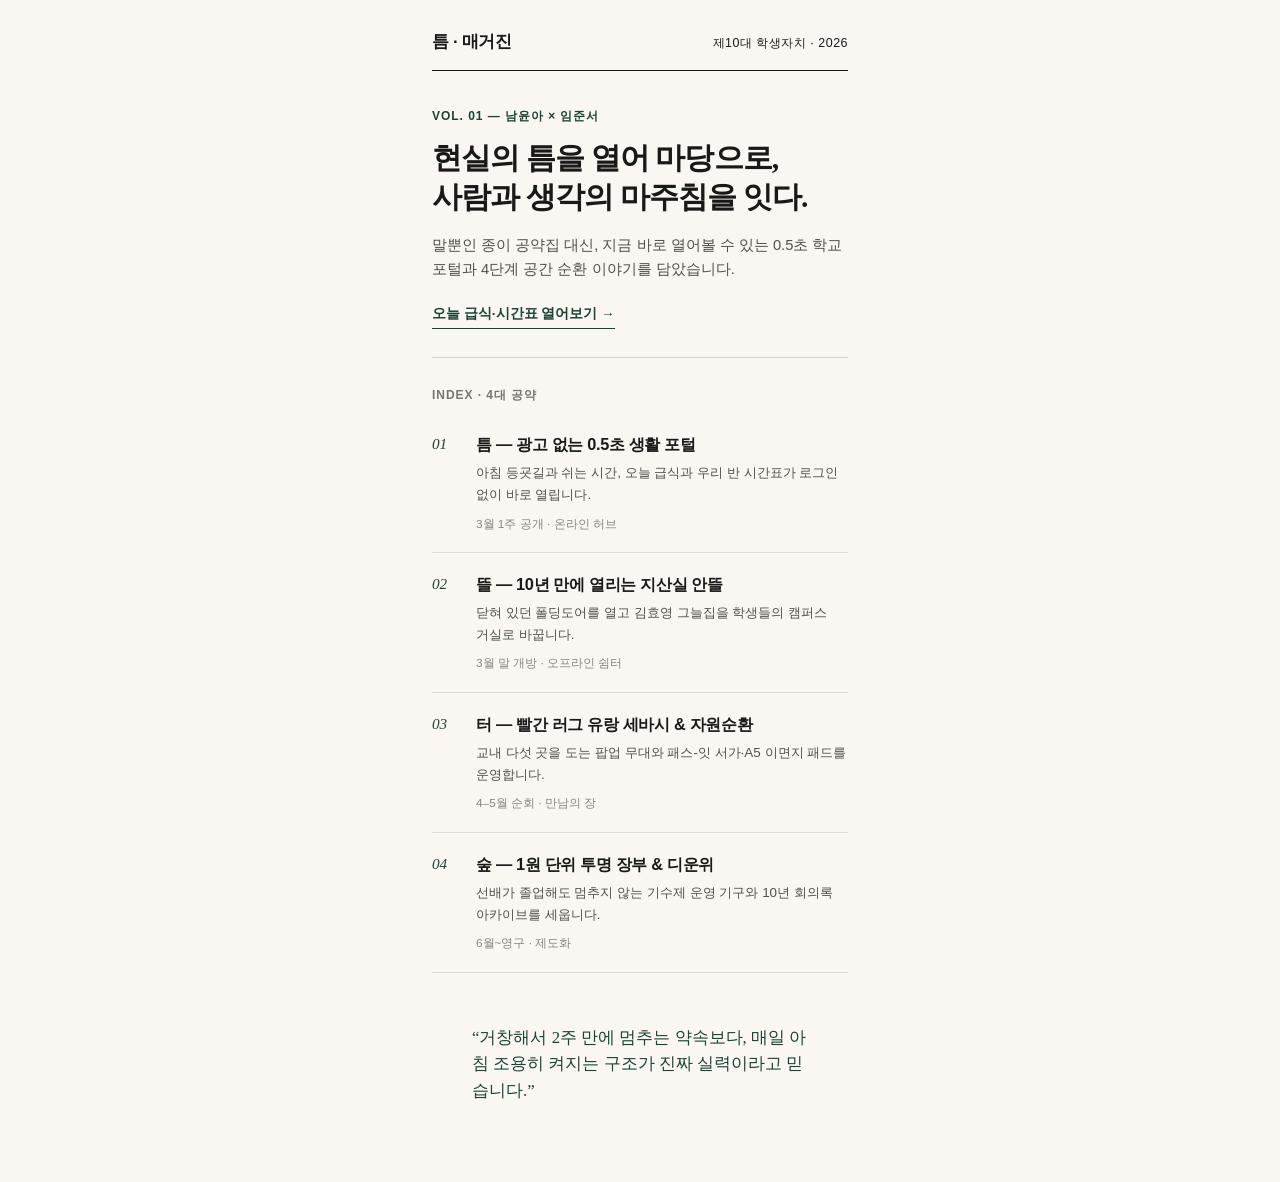
<file: design-previews/1-indie-magazine.html>
<!DOCTYPE html>
<html lang="ko">
<head>
  <meta charset="UTF-8">
  <meta name="viewport" content="width=device-width, initial-scale=1.0">
  <title>시안 1 — 인디 매거진 스타일</title>
  <style>
    * { box-sizing: border-box; }
    body {
      margin: 0;
      background: #FAF7F2;
      color: #1A1918;
      font-family: "Apple SD Gothic Neo", "Malgun Gothic", sans-serif;
      line-height: 1.65;
    }
    .wrap { max-width: 460px; margin: 0 auto; padding: 28px 22px 60px; }
    .masthead {
      display: flex; justify-content: space-between; align-items: baseline;
      padding-bottom: 14px; border-bottom: 1px solid #1A1918; font-size: 0.78rem; letter-spacing: 0.04em;
    }
    .masthead strong { font-size: 1.05rem; letter-spacing: -0.02em; }
    .hero { padding: 36px 0 28px; border-bottom: 1px solid rgba(26, 25, 24, 0.16); }
    .issue { font-size: 0.75rem; color: #1B4332; font-weight: 700; letter-spacing: 0.08em; text-transform: uppercase; margin-bottom: 12px; }
    h1 {
      margin: 0; font-family: "Nanum Myeongjo", "Batang", Georgia, serif;
      font-size: 1.85rem; line-height: 1.32; font-weight: 700; letter-spacing: -0.03em; word-break: keep-all;
    }
    .lead { margin: 16px 0 0; font-size: 0.92rem; color: #52504C; word-break: keep-all; }
    .cta-row { margin-top: 22px; display: flex; gap: 16px; align-items: center; font-size: 0.85rem; font-weight: 700; }
    .cta-link { color: #1B4332; border-bottom: 1.5px solid #1B4332; padding-bottom: 2px; text-decoration: none; }
    .toc-head { font-size: 0.75rem; letter-spacing: 0.08em; color: #78756E; margin: 28px 0 8px; font-weight: 700; }
    .item {
      padding: 18px 0; border-bottom: 1px solid rgba(26, 25, 24, 0.12);
      display: grid; grid-template-columns: 34px 1fr; gap: 10px; align-items: start;
    }
    .num { font-family: Georgia, serif; font-style: italic; font-size: 0.95rem; color: #1B4332; }
    .item h2 { margin: 0; font-size: 1.02rem; font-weight: 700; letter-spacing: -0.02em; }
    .item p { margin: 4px 0 0; font-size: 0.84rem; color: #52504C; word-break: keep-all; }
    .meta { margin-top: 8px; font-size: 0.74rem; color: #8A867E; }
    .quote-block {
      margin-top: 32px; padding: 20px 0 0;
      font-family: "Nanum Myeongjo", "Batang", serif; font-size: 1.05rem; line-height: 1.6; color: #1B4332;
    }
  </style>
</head>
<body>
  <div class="wrap">
    <header class="masthead">
      <strong>틈 · 매거진</strong>
      <span>제10대 학생자치 · 2026</span>
    </header>

    <section class="hero">
      <div class="issue">Vol. 01 — 남윤아 × 임준서</div>
      <h1>현실의 틈을 열어 마당으로,<br>사람과 생각의 마주침을 잇다.</h1>
      <p class="lead">말뿐인 종이 공약집 대신, 지금 바로 열어볼 수 있는 0.5초 학교 포털과 4단계 공간 순환 이야기를 담았습니다.</p>
      <div class="cta-row">
        <a class="cta-link" href="#">오늘 급식·시간표 열어보기 →</a>
      </div>
    </section>

    <div class="toc-head">INDEX · 4대 공약</div>
    <article class="item">
      <span class="num">01</span>
      <div>
        <h2>틈 — 광고 없는 0.5초 생활 포털</h2>
        <p>아침 등굣길과 쉬는 시간, 오늘 급식과 우리 반 시간표가 로그인 없이 바로 열립니다.</p>
        <div class="meta">3월 1주 공개 · 온라인 허브</div>
      </div>
    </article>
    <article class="item">
      <span class="num">02</span>
      <div>
        <h2>뜰 — 10년 만에 열리는 지산실 안뜰</h2>
        <p>닫혀 있던 폴딩도어를 열고 김효영 그늘집을 학생들의 캠퍼스 거실로 바꿉니다.</p>
        <div class="meta">3월 말 개방 · 오프라인 쉼터</div>
      </div>
    </article>
    <article class="item">
      <span class="num">03</span>
      <div>
        <h2>터 — 빨간 러그 유랑 세바시 &amp; 자원순환</h2>
        <p>교내 다섯 곳을 도는 팝업 무대와 패스-잇 서가·A5 이면지 패드를 운영합니다.</p>
        <div class="meta">4–5월 순회 · 만남의 장</div>
      </div>
    </article>
    <article class="item">
      <span class="num">04</span>
      <div>
        <h2>숲 — 1원 단위 투명 장부 &amp; 디운위</h2>
        <p>선배가 졸업해도 멈추지 않는 기수제 운영 기구와 10년 회의록 아카이브를 세웁니다.</p>
        <div class="meta">6월~영구 · 제도화</div>
      </div>
    </article>

    <blockquote class="quote-block">
      “거창해서 2주 만에 멈추는 약속보다, 매일 아침 조용히 켜지는 구조가 진짜 실력이라고 믿습니다.”
    </blockquote>
  </div>
</body>
</html>
</file>
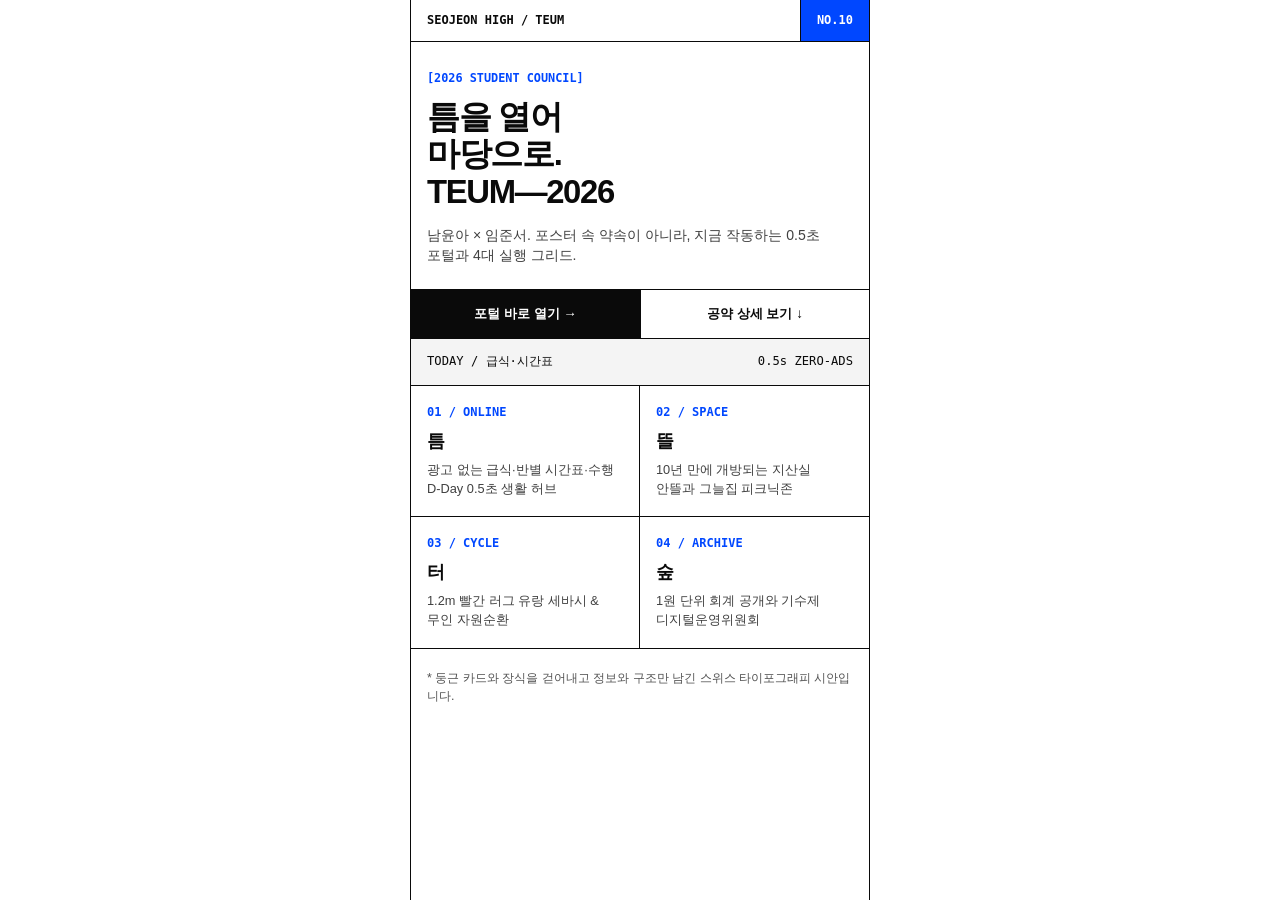
<file: design-previews/2-swiss-grid.html>
<!DOCTYPE html>
<html lang="ko">
<head>
  <meta charset="UTF-8">
  <meta name="viewport" content="width=device-width, initial-scale=1.0">
  <title>시안 2 — 스위스 그리드 포스터 스타일</title>
  <style>
    * { box-sizing: border-box; }
    body {
      margin: 0; background: #FFFFFF; color: #0A0A0A;
      font-family: "Apple SD Gothic Neo", "Malgun Gothic", sans-serif; line-height: 1.45;
    }
    .wrap { max-width: 460px; margin: 0 auto; border-left: 1.5px solid #0A0A0A; border-right: 1.5px solid #0A0A0A; min-height: 100vh; }
    .topbar {
      display: grid; grid-template-columns: 1fr auto; border-bottom: 1.5px solid #0A0A0A;
      font-family: ui-monospace, Consolas, monospace; font-size: 0.75rem; font-weight: 700;
    }
    .topbar span { padding: 12px 16px; }
    .topbar .code { border-left: 1.5px solid #0A0A0A; background: #0047FF; color: #FFFFFF; }
    .hero { padding: 28px 16px 24px; border-bottom: 1.5px solid #0A0A0A; }
    .tag { font-family: ui-monospace, Consolas, monospace; font-size: 0.74rem; font-weight: 700; color: #0047FF; margin-bottom: 10px; }
    h1 { margin: 0; font-size: 2.05rem; font-weight: 900; letter-spacing: -0.04em; line-height: 1.15; word-break: keep-all; }
    .sub { margin: 14px 0 0; font-size: 0.88rem; color: #404040; word-break: keep-all; }
    .action-bar {
      display: grid; grid-template-columns: 1fr 1fr; border-bottom: 1.5px solid #0A0A0A;
      font-size: 0.84rem; font-weight: 800; text-align: center;
    }
    .action-bar a { padding: 14px 10px; text-decoration: none; color: #0A0A0A; }
    .action-bar a:first-child { background: #0A0A0A; color: #FFFFFF; }
    .action-bar a:last-child { border-left: 1.5px solid #0A0A0A; }
    .grid-2 { display: grid; grid-template-columns: 1fr 1fr; }
    .cell { padding: 18px 16px; border-bottom: 1.5px solid #0A0A0A; }
    .cell:nth-child(odd) { border-right: 1.5px solid #0A0A0A; }
    .cell-no { font-family: ui-monospace, Consolas, monospace; font-size: 0.75rem; font-weight: 700; color: #0047FF; }
    .cell h2 { margin: 8px 0 6px; font-size: 1.12rem; font-weight: 900; letter-spacing: -0.03em; }
    .cell p { margin: 0; font-size: 0.8rem; color: #404040; word-break: keep-all; }
    .ticker-strip {
      padding: 14px 16px; background: #F4F4F4; border-bottom: 1.5px solid #0A0A0A;
      font-family: ui-monospace, Consolas, monospace; font-size: 0.76rem; display: flex; justify-content: space-between;
    }
    .foot-note { padding: 20px 16px; font-size: 0.78rem; color: #525252; }
  </style>
</head>
<body>
  <div class="wrap">
    <div class="topbar">
      <span>SEOJEON HIGH / TEUM</span>
      <span class="code">NO.10</span>
    </div>

    <section class="hero">
      <div class="tag">[2026 STUDENT COUNCIL]</div>
      <h1>틈을 열어<br>마당으로.<br>TEUM—2026</h1>
      <p class="sub">남윤아 × 임준서. 포스터 속 약속이 아니라, 지금 작동하는 0.5초 포털과 4대 실행 그리드.</p>
    </section>

    <div class="action-bar">
      <a href="#">포털 바로 열기 →</a>
      <a href="#">공약 상세 보기 ↓</a>
    </div>

    <div class="ticker-strip">
      <span>TODAY / 급식·시간표</span>
      <span>0.5s ZERO-ADS</span>
    </div>

    <section class="grid-2">
      <div class="cell">
        <div class="cell-no">01 / ONLINE</div>
        <h2>틈</h2>
        <p>광고 없는 급식·반별 시간표·수행 D-Day 0.5초 생활 허브</p>
      </div>
      <div class="cell">
        <div class="cell-no">02 / SPACE</div>
        <h2>뜰</h2>
        <p>10년 만에 개방되는 지산실 안뜰과 그늘집 피크닉존</p>
      </div>
      <div class="cell">
        <div class="cell-no">03 / CYCLE</div>
        <h2>터</h2>
        <p>1.2m 빨간 러그 유랑 세바시 &amp; 무인 자원순환</p>
      </div>
      <div class="cell">
        <div class="cell-no">04 / ARCHIVE</div>
        <h2>숲</h2>
        <p>1원 단위 회계 공개와 기수제 디지털운영위원회</p>
      </div>
    </section>

    <footer class="foot-note">
      * 둥근 카드와 장식을 걷어내고 정보와 구조만 남긴 스위스 타이포그래피 시안입니다.
    </footer>
  </div>
</body>
</html>
</file>
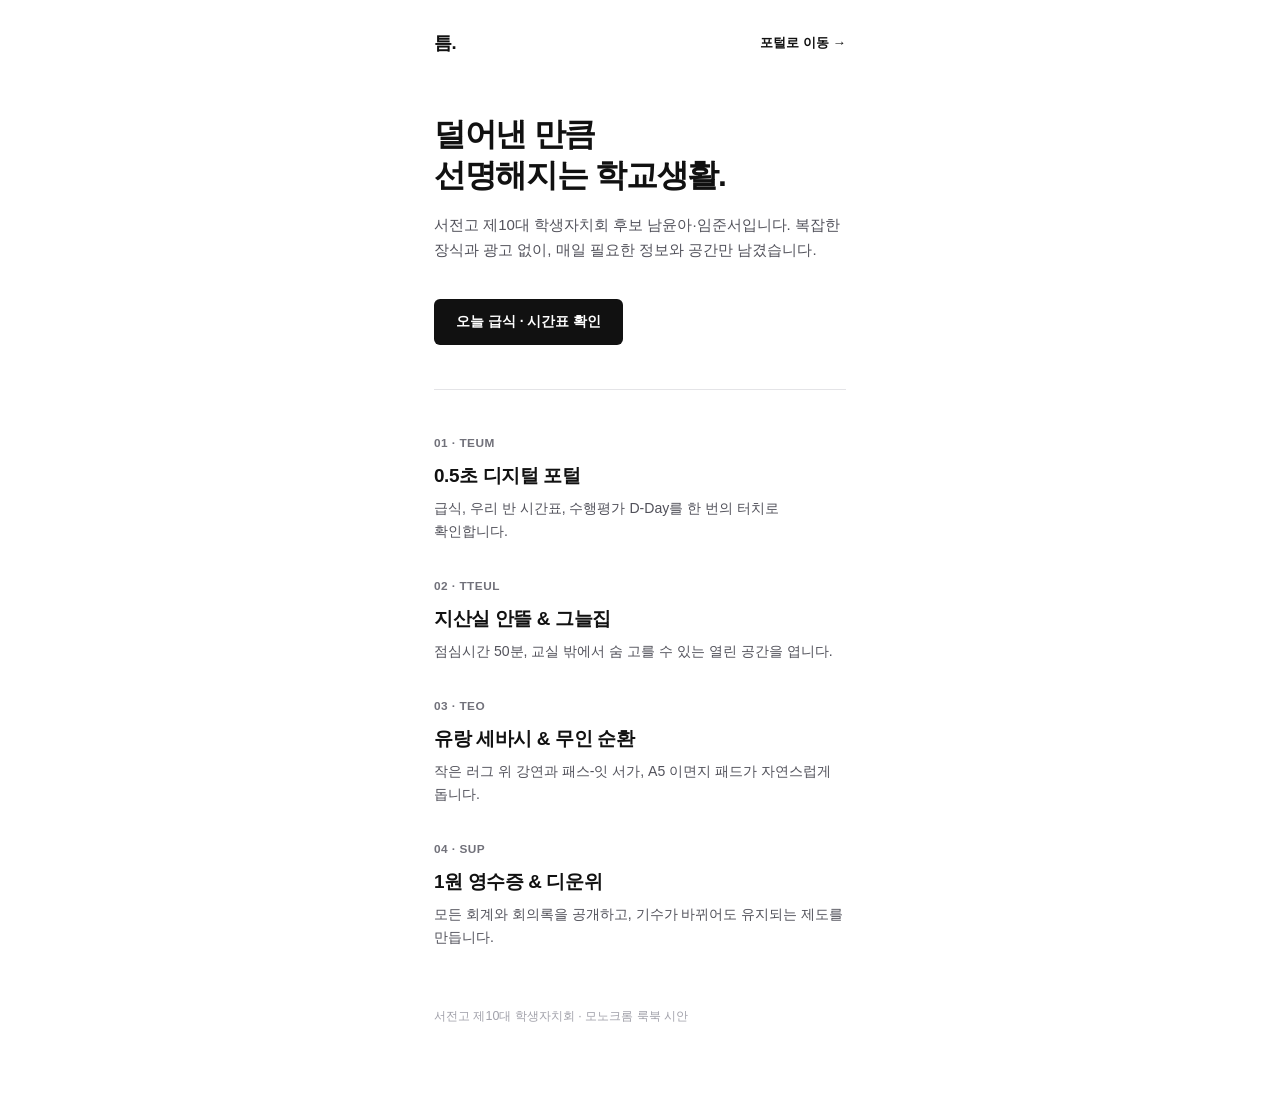
<file: design-previews/3-monochrome-lookbook.html>
<!DOCTYPE html>
<html lang="ko">
<head>
  <meta charset="UTF-8">
  <meta name="viewport" content="width=device-width, initial-scale=1.0">
  <title>시안 3 — 모노크롬 룩북 스타일</title>
  <style>
    * { box-sizing: border-box; }
    body {
      margin: 0; background: #FFFFFF; color: #111111;
      font-family: "Apple SD Gothic Neo", "Malgun Gothic", -apple-system, sans-serif; line-height: 1.65;
    }
    .wrap { max-width: 460px; margin: 0 auto; padding: 28px 24px 72px; }
    nav { display: flex; justify-content: space-between; align-items: center; font-size: 0.84rem; color: #71717A; margin-bottom: 56px; }
    nav strong { color: #111111; font-size: 1.15rem; font-weight: 800; letter-spacing: -0.03em; }
    nav a { color: #111111; text-decoration: none; font-weight: 600; }
    h1 { margin: 0; font-size: 2rem; font-weight: 800; letter-spacing: -0.04em; line-height: 1.26; word-break: keep-all; }
    .intro { margin: 18px 0 36px; font-size: 0.94rem; color: #52525B; word-break: keep-all; }
    .btn-mono {
      display: inline-block; padding: 12px 22px; background: #111111; color: #FFFFFF;
      text-decoration: none; font-size: 0.86rem; font-weight: 600; border-radius: 6px;
    }
    hr { border: 0; border-top: 1px solid #E4E4E7; margin: 44px 0; }
    .block { margin-bottom: 34px; }
    .block-label { font-size: 0.74rem; color: #71717A; font-weight: 600; letter-spacing: 0.04em; margin-bottom: 6px; }
    .block h2 { margin: 0; font-size: 1.18rem; font-weight: 700; letter-spacing: -0.02em; }
    .block p { margin: 6px 0 0; font-size: 0.88rem; color: #52525B; word-break: keep-all; }
    .footer { margin-top: 56px; font-size: 0.78rem; color: #A1A1AA; }
  </style>
</head>
<body>
  <div class="wrap">
    <nav>
      <strong>틈.</strong>
      <a href="#">포털로 이동 →</a>
    </nav>

    <section>
      <h1>덜어낸 만큼<br>선명해지는 학교생활.</h1>
      <p class="intro">
        서전고 제10대 학생자치회 후보 남윤아·임준서입니다.
        복잡한 장식과 광고 없이, 매일 필요한 정보와 공간만 남겼습니다.
      </p>
      <a class="btn-mono" href="#">오늘 급식 · 시간표 확인</a>
    </section>

    <hr>

    <section>
      <div class="block">
        <div class="block-label">01 · TEUM</div>
        <h2>0.5초 디지털 포털</h2>
        <p>급식, 우리 반 시간표, 수행평가 D-Day를 한 번의 터치로 확인합니다.</p>
      </div>
      <div class="block">
        <div class="block-label">02 · TTEUL</div>
        <h2>지산실 안뜰 &amp; 그늘집</h2>
        <p>점심시간 50분, 교실 밖에서 숨 고를 수 있는 열린 공간을 엽니다.</p>
      </div>
      <div class="block">
        <div class="block-label">03 · TEO</div>
        <h2>유랑 세바시 &amp; 무인 순환</h2>
        <p>작은 러그 위 강연과 패스-잇 서가, A5 이면지 패드가 자연스럽게 돕니다.</p>
      </div>
      <div class="block">
        <div class="block-label">04 · SUP</div>
        <h2>1원 영수증 &amp; 디운위</h2>
        <p>모든 회계와 회의록을 공개하고, 기수가 바뀌어도 유지되는 제도를 만듭니다.</p>
      </div>
    </section>

    <div class="footer">서전고 제10대 학생자치회 · 모노크롬 룩북 시안</div>
  </div>
</body>
</html>
</file>
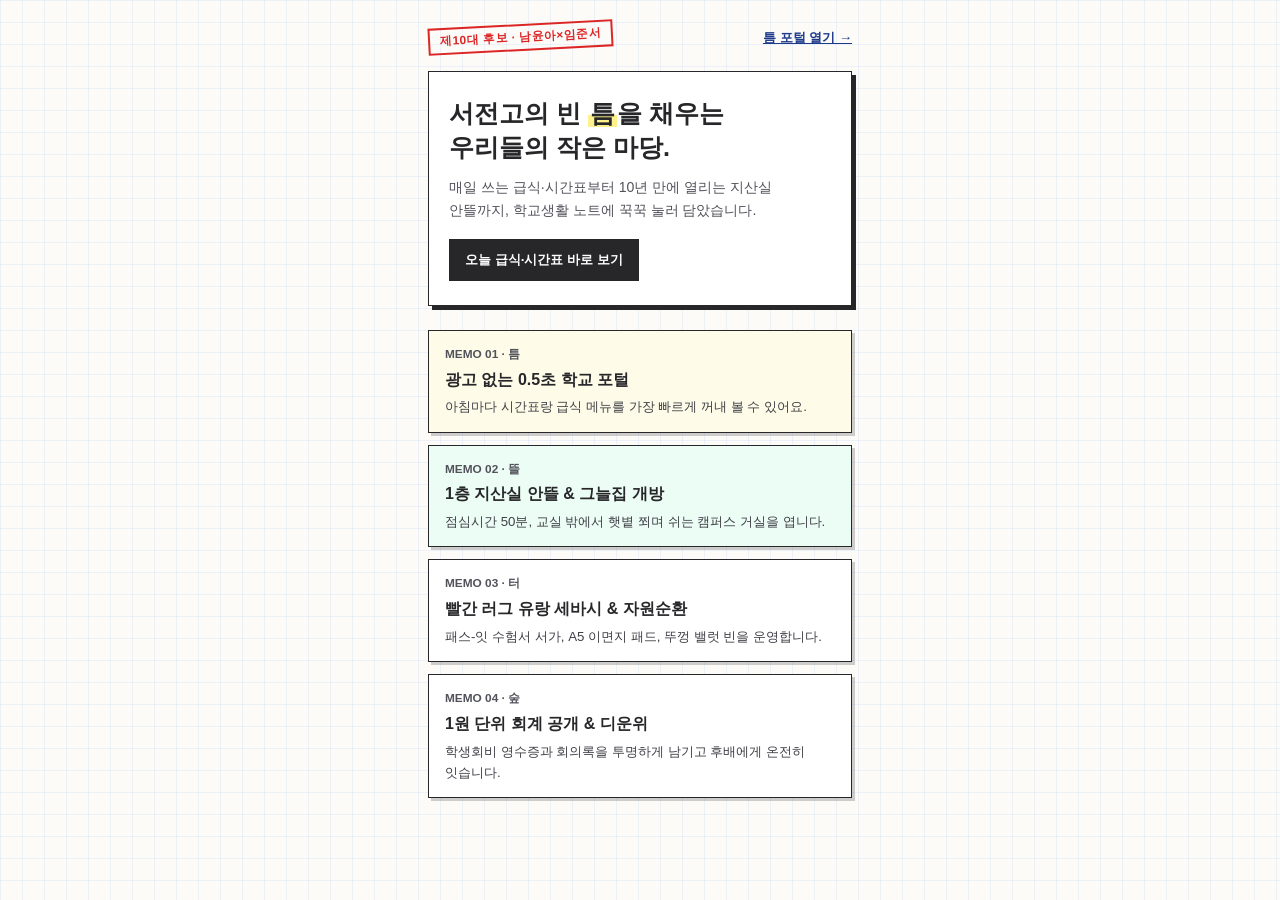
<file: design-previews/4-analog-note.html>
<!DOCTYPE html>
<html lang="ko">
<head>
  <meta charset="UTF-8">
  <meta name="viewport" content="width=device-width, initial-scale=1.0">
  <title>시안 4 — 아날로그 노트 감성</title>
  <style>
    * { box-sizing: border-box; }
    body {
      margin: 0; color: #27272A;
      background-color: #FCFBF7;
      background-image: linear-gradient(rgba(59, 130, 246, 0.08) 1px, transparent 1px),
                        linear-gradient(90deg, rgba(59, 130, 246, 0.08) 1px, transparent 1px);
      background-size: 22px 22px;
      font-family: "Apple SD Gothic Neo", "Malgun Gothic", sans-serif; line-height: 1.6;
    }
    .wrap { max-width: 460px; margin: 0 auto; padding: 24px 18px 60px; }
    .top-tape {
      display: flex; justify-content: space-between; align-items: center; margin-bottom: 20px;
    }
    .stamp {
      display: inline-block; border: 2px solid #DC2626; color: #DC2626;
      padding: 2px 10px; font-size: 0.74rem; font-weight: 900; transform: rotate(-3deg); letter-spacing: 0.04em;
    }
    .nav-link { font-size: 0.82rem; font-weight: 800; color: #1E3A8A; text-decoration: underline; }
    .paper {
      background: #FFFFFF; border: 1.5px solid #27272A; padding: 24px 20px;
      box-shadow: 4px 4px 0 #27272A; margin-bottom: 24px;
    }
    h1 { margin: 0; font-size: 1.58rem; font-weight: 900; line-height: 1.35; word-break: keep-all; }
    .hl { background: linear-gradient(transparent 58%, #FEF08A 58%); padding: 0 2px; }
    .desc { margin: 12px 0 0; font-size: 0.88rem; color: #52525B; word-break: keep-all; }
    .btn-note {
      display: inline-block; margin-top: 18px; background: #27272A; color: #FFFFFF;
      padding: 10px 16px; font-size: 0.84rem; font-weight: 800; text-decoration: none;
    }
    .memo-grid { display: flex; flex-direction: column; gap: 12px; }
    .memo {
      background: #FFFFFF; border: 1.5px solid #27272A; padding: 14px 16px;
      box-shadow: 3px 3px 0 rgba(39, 39, 42, 0.22);
    }
    .memo.is-yellow { background: #FEFCE8; }
    .memo.is-mint { background: #ECFDF5; }
    .memo-label { font-size: 0.74rem; font-weight: 800; color: #52525B; }
    .memo h2 { margin: 3px 0 4px; font-size: 1rem; font-weight: 800; }
    .memo p { margin: 0; font-size: 0.83rem; color: #3F3F46; word-break: keep-all; }
  </style>
</head>
<body>
  <div class="wrap">
    <div class="top-tape">
      <span class="stamp">제10대 후보 · 남윤아×임준서</span>
      <a class="nav-link" href="#">틈 포털 열기 →</a>
    </div>

    <section class="paper">
      <h1>서전고의 빈 <span class="hl">틈</span>을 채우는<br>우리들의 작은 마당.</h1>
      <p class="desc">매일 쓰는 급식·시간표부터 10년 만에 열리는 지산실 안뜰까지, 학교생활 노트에 꾹꾹 눌러 담았습니다.</p>
      <a class="btn-note" href="#">오늘 급식·시간표 바로 보기</a>
    </section>

    <section class="memo-grid">
      <div class="memo is-yellow">
        <div class="memo-label">MEMO 01 · 틈</div>
        <h2>광고 없는 0.5초 학교 포털</h2>
        <p>아침마다 시간표랑 급식 메뉴를 가장 빠르게 꺼내 볼 수 있어요.</p>
      </div>
      <div class="memo is-mint">
        <div class="memo-label">MEMO 02 · 뜰</div>
        <h2>1층 지산실 안뜰 &amp; 그늘집 개방</h2>
        <p>점심시간 50분, 교실 밖에서 햇볕 쬐며 쉬는 캠퍼스 거실을 엽니다.</p>
      </div>
      <div class="memo">
        <div class="memo-label">MEMO 03 · 터</div>
        <h2>빨간 러그 유랑 세바시 &amp; 자원순환</h2>
        <p>패스-잇 수험서 서가, A5 이면지 패드, 뚜껑 밸럿 빈을 운영합니다.</p>
      </div>
      <div class="memo">
        <div class="memo-label">MEMO 04 · 숲</div>
        <h2>1원 단위 회계 공개 &amp; 디운위</h2>
        <p>학생회비 영수증과 회의록을 투명하게 남기고 후배에게 온전히 잇습니다.</p>
      </div>
    </section>
  </div>
</body>
</html>
</file>
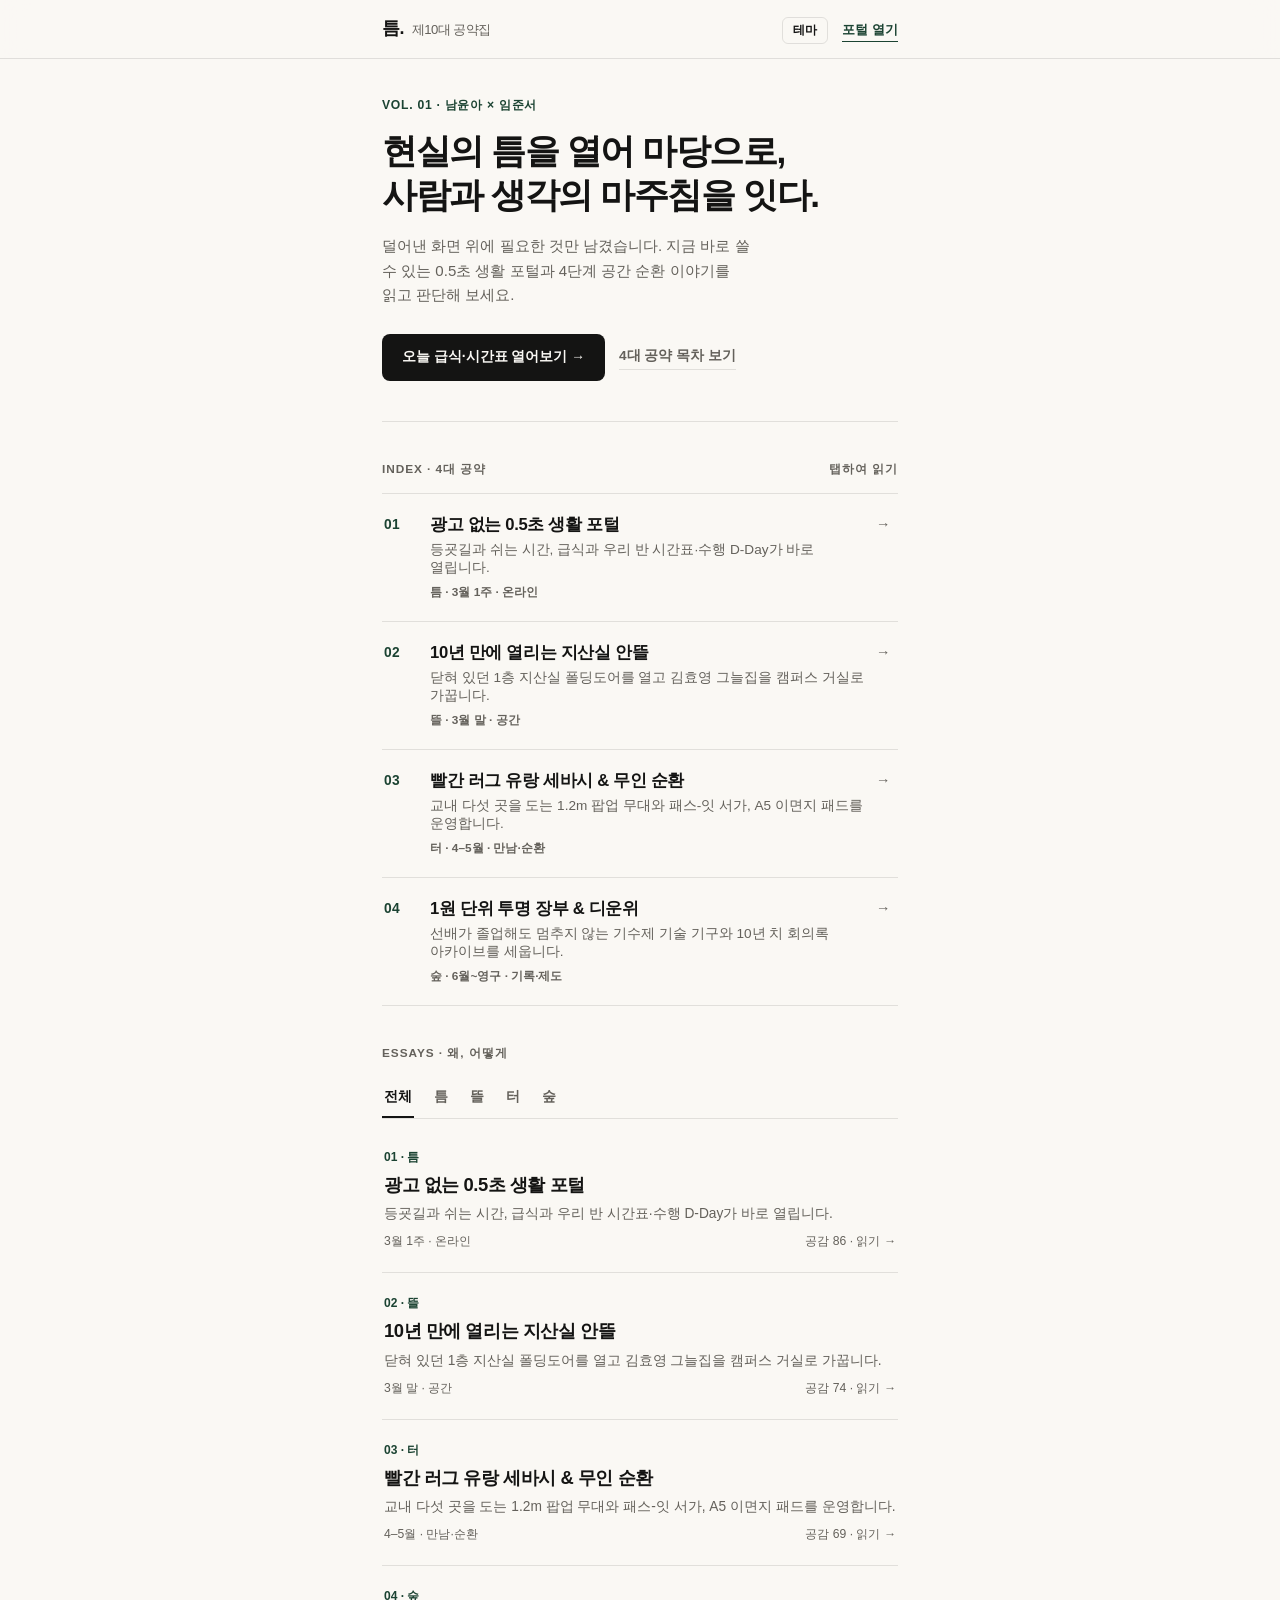
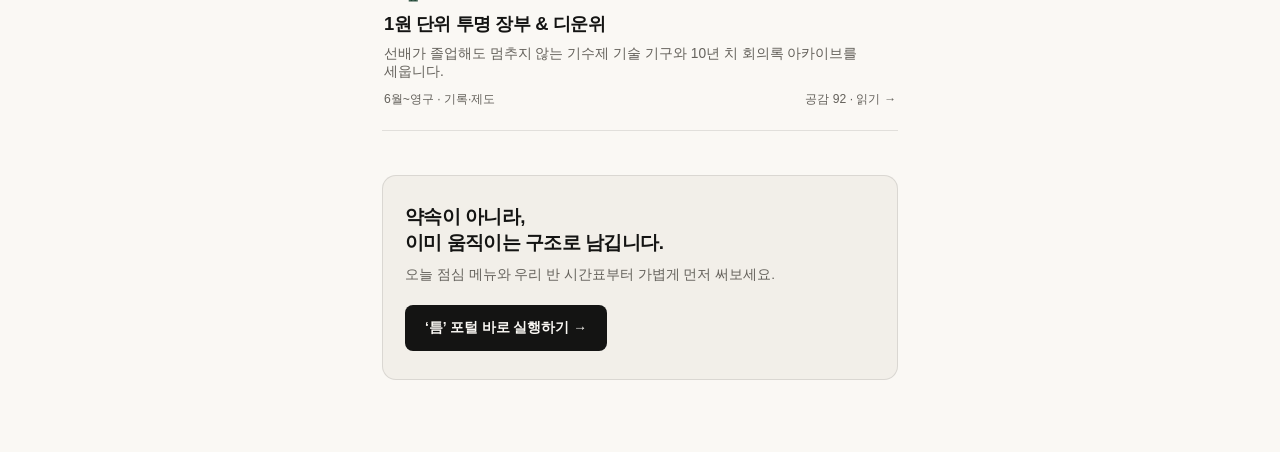
<file: design-previews/5-hybrid-editorial.html>
<!DOCTYPE html>
<html lang="ko">
<head>
  <meta charset="UTF-8">
  <meta name="viewport" content="width=device-width, initial-scale=1.0, viewport-fit=cover">
  <meta name="color-scheme" content="light dark">
  <title>시안 5 — 현재(인터랙션) × 1번(매거진) × 3번(룩북)</title>
  <style>
    :root {
      color-scheme: light dark;
      --bg: light-dark(#FAF8F4, #121211);
      --surface: light-dark(#FFFFFF, #1B1B19);
      --subtle: light-dark(#F2EFE9, #242421);
      --text: light-dark(#141413, #F4F2ED);
      --muted: light-dark(#64615B, #9E9B93);
      --line: light-dark(rgba(20, 20, 19, 0.11), rgba(244, 242, 237, 0.12));
      --ink: light-dark(#1B4332, #6EE7B7);
      --btn-bg: light-dark(#141413, #F4F2ED);
      --btn-fg: light-dark(#FAF8F4, #141413);
      &:has(> head > meta[name="color-scheme"][content="dark"]) { color-scheme: dark; }
      &:has(> head > meta[name="color-scheme"][content="light"]) { color-scheme: light; }
    }
    *, *::before, *::after { box-sizing: border-box; }
    html { scroll-behavior: smooth; -webkit-tap-highlight-color: transparent; }
    body {
      margin: 0; background: var(--bg); color: var(--text); line-height: 1.65;
      font-family: "Pretendard Variable", "Pretendard", "Apple SD Gothic Neo", "Malgun Gothic", -apple-system, sans-serif;
    }
    a { color: inherit; text-decoration: none; }

    /* Sticky Minimal Header (현재의 앱 편의성 + 1·3번의 절제) */
    .header {
      position: sticky; top: 0; z-index: 20;
      background: color-mix(in srgb, var(--bg) 88%, transparent);
      backdrop-filter: blur(14px); border-bottom: 1px solid var(--line);
    }
    .header-in {
      max-width: 560px; margin: 0 auto; padding: 14px 22px;
      display: flex; align-items: baseline; justify-content: space-between; gap: 12px;
    }
    .brand { font-size: 1.12rem; font-weight: 800; letter-spacing: -0.03em; }
    .brand span { font-weight: 500; color: var(--muted); font-size: 0.82rem; margin-left: 8px; }
    .nav-right { display: flex; align-items: center; gap: 14px; font-size: 0.82rem; font-weight: 600; }
    .theme-btn {
      border: 1px solid var(--line); background: transparent; color: var(--text);
      padding: 4px 10px; border-radius: 6px; font-family: inherit; font-size: 0.76rem; font-weight: 600; cursor: pointer;
    }
    .portal-link { color: var(--ink); border-bottom: 1px solid var(--ink); padding-bottom: 1px; }

    .wrap { max-width: 560px; margin: 0 auto; padding: 36px 22px 72px; }

    /* Hero: 3번의 넉넉한 여백 + 1번의 명조 타이틀 + 현재의 명확한 행동 버튼 */
    .hero { padding-bottom: 40px; border-bottom: 1px solid var(--line); }
    .issue-line {
      font-size: 0.76rem; font-weight: 700; letter-spacing: 0.06em; color: var(--ink);
      margin-bottom: 14px;
    }
    h1 {
      margin: 0;
      font-size: clamp(1.75rem, 5.5vw, 2.2rem); font-weight: 800; line-height: 1.26;
      letter-spacing: -0.04em; word-break: keep-all;
    }
    .hero-sub {
      margin: 16px 0 0; font-size: 0.94rem; color: var(--muted); word-break: keep-all; max-width: 44ch;
    }
    .cta-row { margin-top: 26px; display: flex; flex-wrap: wrap; align-items: center; gap: 14px; }
    .btn-solid {
      display: inline-flex; align-items: center; padding: 12px 20px; border-radius: 8px;
      background: var(--btn-bg); color: var(--btn-fg); font-size: 0.86rem; font-weight: 700;
      transition: transform 140ms ease, opacity 140ms ease;
    }
    .btn-solid:active { transform: scale(0.982); opacity: 0.9; }
    .btn-text {
      font-size: 0.85rem; font-weight: 600; color: var(--muted);
      border-bottom: 1px solid var(--line); padding-bottom: 2px;
    }

    /* Section Label */
    .sec { padding-top: 38px; }
    .sec-label {
      font-size: 0.74rem; font-weight: 700; letter-spacing: 0.08em; color: var(--muted);
      margin-bottom: 14px; display: flex; justify-content: space-between; align-items: center;
    }

    /* 4대 공약 목차: 3번(박스 제거·여백) + 1번(이탤릭 번호·실선) + 현재(탭 시 시트 열림) */
    .index-list { border-top: 1px solid var(--line); }
    .index-row {
      width: 100%; text-align: left; border: 0; border-bottom: 1px solid var(--line);
      background: transparent; color: var(--text); padding: 20px 2px; cursor: pointer;
      font-family: inherit; display: grid; grid-template-columns: 36px 1fr 20px; gap: 10px; align-items: start;
      transition: opacity 140ms ease, transform 140ms ease;
    }
    .index-row:active { transform: scale(0.99); opacity: 0.72; }
    .idx-num { font-size: 0.86rem; font-weight: 700; letter-spacing: 0.02em; color: var(--ink); padding-top: 3px; }
    .idx-title { margin: 0; font-size: 1.04rem; font-weight: 700; letter-spacing: -0.02em; word-break: keep-all; }
    .idx-desc { margin: 5px 0 0; font-size: 0.85rem; color: var(--muted); word-break: keep-all; }
    .idx-meta { margin-top: 8px; font-size: 0.74rem; color: var(--muted); font-weight: 600; }
    .idx-arrow { color: var(--muted); font-size: 0.9rem; padding-top: 2px; }

    /* 매거진 필터 & 아티클: 이모지·알약 배지 없이 단정한 밑줄 탭 */
    .tabs {
      display: flex; gap: 18px; overflow-x: auto; border-bottom: 1px solid var(--line);
      margin-bottom: 8px; scrollbar-width: none;
    }
    .tabs::-webkit-scrollbar { display: none; }
    .tab-btn {
      border: 0; border-bottom: 2px solid transparent; background: transparent; color: var(--muted);
      padding: 10px 2px; font-family: inherit; font-size: 0.86rem; font-weight: 600;
      cursor: pointer; white-space: nowrap; transition: color 140ms ease, border-color 140ms ease;
    }
    .tab-btn.is-active { color: var(--text); border-bottom-color: var(--text); font-weight: 700; }

    .article-row {
      width: 100%; text-align: left; border: 0; border-bottom: 1px solid var(--line);
      background: transparent; color: var(--text); padding: 22px 2px; cursor: pointer;
      font-family: inherit; display: block; transition: opacity 140ms ease;
    }
    .article-row:active { opacity: 0.65; }
    .art-kicker { font-size: 0.75rem; font-weight: 700; color: var(--ink); margin-bottom: 6px; }
    .art-title {
      margin: 0;
      font-size: 1.15rem; font-weight: 700; line-height: 1.38; letter-spacing: -0.025em; word-break: keep-all;
    }
    .art-excerpt { margin: 8px 0 0; font-size: 0.86rem; color: var(--muted); word-break: keep-all; }
    .art-foot { margin-top: 10px; font-size: 0.76rem; color: var(--muted); display: flex; justify-content: space-between; }

    /* Closing */
    .closing {
      margin-top: 44px; padding: 28px 22px; border-radius: 14px; background: var(--subtle);
      border: 1px solid var(--line);
    }
    .closing h2 {
      margin: 0;
      font-size: 1.18rem; font-weight: 800; letter-spacing: -0.03em; line-height: 1.4; word-break: keep-all;
    }
    .closing p { margin: 8px 0 18px; font-size: 0.85rem; color: var(--muted); }

    /* 현재 방식의 부드러운 바텀시트 리더 */
    dialog.sheet {
      margin: auto auto 0; width: 100%; max-width: 560px; height: 90dvh; max-height: 90dvh;
      border: 0; padding: 0; border-radius: 20px 20px 0 0; background: var(--surface); color: var(--text);
      box-shadow: 0 -10px 36px rgba(0, 0, 0, 0.18); opacity: 0;
      transition-property: opacity, transform, display, overlay; transition-duration: 0.24s;
      transition-timing-function: cubic-bezier(0.22, 1, 0.36, 1); transition-behavior: allow-discrete;
    }
    @media (prefers-reduced-motion: no-preference) { dialog.sheet { transform: translateY(100%); } }
    dialog.sheet::backdrop { background: transparent; transition-property: background-color, display, overlay; transition-duration: 0.24s; transition-behavior: allow-discrete; }
    dialog.sheet[open] {
      opacity: 1;
      @starting-style { opacity: 0; }
      @media (prefers-reduced-motion: no-preference) { transform: translateY(0); @starting-style { transform: translateY(100%); } }
      &::backdrop { background: rgb(0 0 0 / 0.45); @starting-style { background: transparent; } }
    }
    .sheet-in { height: 100%; overflow-y: auto; padding: 24px 22px 36px; display: flex; flex-direction: column; gap: 18px; }
    .sheet-top { display: flex; justify-content: space-between; align-items: flex-start; gap: 12px; padding-bottom: 14px; border-bottom: 1px solid var(--line); }
    .sheet-kicker { font-size: 0.76rem; font-weight: 700; color: var(--ink); display: block; margin-bottom: 6px; }
    .sheet-title { margin: 0; font-size: 1.22rem; font-weight: 800; letter-spacing: -0.03em; line-height: 1.35; word-break: keep-all; }
    .close-btn { border: 1px solid var(--line); background: transparent; color: var(--text); width: 32px; height: 32px; border-radius: 999px; cursor: pointer; flex-shrink: 0; }
    .sheet-quote { margin: 0; padding: 12px 14px; border-left: 2.5px solid var(--ink); background: var(--subtle); font-size: 0.9rem; font-weight: 600; word-break: keep-all; }
    .sheet-body { margin: 0; font-size: 0.92rem; color: var(--muted); line-height: 1.8; word-break: keep-all; }
    .sheet-foot { padding-top: 14px; border-top: 1px solid var(--line); display: flex; justify-content: space-between; align-items: center; }
    .like-btn { border: 1px solid var(--line); background: transparent; color: var(--text); padding: 8px 14px; border-radius: 8px; font-family: inherit; font-size: 0.82rem; font-weight: 600; cursor: pointer; }
    .like-btn.is-liked { border-color: var(--ink); color: var(--ink); }
  </style>
</head>
<body>
  <header class="header">
    <div class="header-in">
      <div class="brand">틈.<span>제10대 공약집</span></div>
      <div class="nav-right">
        <button type="button" class="theme-btn" id="themeBtn">테마</button>
        <a class="portal-link" href="../index.html">포털 열기</a>
      </div>
    </div>
  </header>

  <main class="wrap">
    <section class="hero">
      <div class="issue-line">VOL. 01 · 남윤아 × 임준서</div>
      <h1>현실의 틈을 열어 마당으로,<br>사람과 생각의 마주침을 잇다.</h1>
      <p class="hero-sub">
        덜어낸 화면 위에 필요한 것만 남겼습니다. 지금 바로 쓸 수 있는 0.5초 생활 포털과 4단계 공간 순환 이야기를 읽고 판단해 보세요.
      </p>
      <div class="cta-row">
        <a class="btn-solid" href="../index.html">오늘 급식·시간표 열어보기 →</a>
        <a class="btn-text" href="#index">4대 공약 목차 보기</a>
      </div>
    </section>

    <section id="index" class="sec">
      <div class="sec-label"><span>INDEX · 4대 공약</span><span>탭하여 읽기</span></div>
      <div class="index-list" id="indexList"></div>
    </section>

    <section class="sec">
      <div class="sec-label"><span>ESSAYS · 왜, 어떻게</span></div>
      <div class="tabs" id="tabs"></div>
      <div id="articleList"></div>
    </section>

    <section class="closing">
      <h2>약속이 아니라,<br>이미 움직이는 구조로 남깁니다.</h2>
      <p>오늘 점심 메뉴와 우리 반 시간표부터 가볍게 먼저 써보세요.</p>
      <a class="btn-solid" href="../index.html">‘틈’ 포털 바로 실행하기 →</a>
    </section>
  </main>

  <dialog id="sheet" class="sheet" closedby="any">
    <div class="sheet-in">
      <div class="sheet-top">
        <div>
          <span class="sheet-kicker" id="sKicker"></span>
          <h2 class="sheet-title" id="sTitle"></h2>
        </div>
        <button type="button" class="close-btn" id="sClose" aria-label="닫기">✕</button>
      </div>
      <blockquote class="sheet-quote" id="sQuote"></blockquote>
      <p class="sheet-body" id="sBody"></p>
      <div class="sheet-foot">
        <button type="button" class="like-btn" id="sLike">공감 0</button>
        <a class="portal-link" href="../index.html" style="font-size:0.82rem;font-weight:700">포털에서 확인하기 →</a>
      </div>
    </div>
  </dialog>

  <script>
    (function () {
      const DATA = [
        { id: 'teum', no: '01', cat: '틈', when: '3월 1주 · 온라인', title: '광고 없는 0.5초 생활 포털', summary: '등굣길과 쉬는 시간, 급식과 우리 반 시간표·수행 D-Day가 바로 열립니다.', quote: '“당선되면 만들겠다는 말 대신, 지금 손끝으로 눌러볼 수 있는 결과를 먼저 열었습니다.”', body: '학생들이 매일 찾는 급식과 시간표를 광고 없이 0.5초 만에 볼 수 있도록 가벼운 웹 포털로 만들었습니다. 로그인 없이 반만 한 번 고르면 학교 공지와 수행평가 마감까지 시간표 옆에 자연스럽게 붙습니다.', likes: 86 },
        { id: 'tteul', no: '02', cat: '뜰', when: '3월 말 · 공간', title: '10년 만에 열리는 지산실 안뜰', summary: '닫혀 있던 1층 지산실 폴딩도어를 열고 김효영 그늘집을 캠퍼스 거실로 가꿉니다.', quote: '“온라인 틈을 연 학생들이, 밖으로 나와 햇살과 바람이 닿는 마당을 만납니다.”', body: '점심시간 50분, 교실을 벗어나 숨 고를 수 있는 쉼터가 필요합니다. 1층 지산실-중정 폴딩도어를 개방하고 그늘집 야외 벤치를 정비해 누구나 편하게 머무는 캠퍼스 거실을 엽니다.', likes: 74 },
        { id: 'teo', no: '03', cat: '터', when: '4–5월 · 만남·순환', title: '빨간 러그 유랑 세바시 & 무인 순환', summary: '교내 다섯 곳을 도는 1.2m 팝업 무대와 패스-잇 서가, A5 이면지 패드를 운영합니다.', quote: '“거창한 강당 행사 대신, 일상 길목에서 생각과 물건이 도는 터를 만듭니다.”', body: '도서관 앞·그늘집·나무계단을 순회하는 소규모 유랑 세바시와 함께, 관리 인력이 없어도 깨끗이 유지되는 3대 자원순환(패스-잇 수험서가, A5 이면지 패드, 뚜껑 밸럿 빈)을 정착시킵니다.', likes: 69 },
        { id: 'sup', no: '04', cat: '숲', when: '6월~영구 · 기록·제도', title: '1원 단위 투명 장부 & 디운위', summary: '선배가 졸업해도 멈추지 않는 기수제 기술 기구와 10년 치 회의록 아카이브를 세웁니다.', quote: '“한 사람이 열심히 해서 버티는 학생회가 아니라, 누구나 이어받는 시스템의 숲.”', body: '학생회비 영수증을 1원 단위까지 공개하고, 1학년 크루부터 3학년 고문까지 이어지는 독립 기구 디지털운영위원회(디운위)를 세워 다음 기수에도 그대로 운영되도록 제도화합니다.', likes: 92 }
      ];

      const CATS = ['전체', '틈', '뜰', '터', '숲'];
      let activeCat = '전체';
      const liked = {};
      const $ = (id) => document.getElementById(id);

      $('indexList').replaceChildren(...DATA.map((d) => {
        const btn = document.createElement('button');
        btn.type = 'button';
        btn.className = 'index-row';
        btn.innerHTML = `<span class="idx-num">${d.no}</span><div><h3 class="idx-title">${d.title}</h3><p class="idx-desc">${d.summary}</p><div class="idx-meta">${d.cat} · ${d.when}</div></div><span class="idx-arrow">→</span>`;
        btn.onclick = () => openSheet(d);
        return btn;
      }));

      function renderTabs() {
        $('tabs').replaceChildren(...CATS.map((c) => {
          const b = document.createElement('button');
          b.type = 'button';
          b.className = 'tab-btn' + (c === activeCat ? ' is-active' : '');
          b.textContent = c;
          b.onclick = () => { activeCat = c; renderTabs(); renderArticles(); };
          return b;
        }));
      }

      function renderArticles() {
        const list = DATA.filter((d) => activeCat === '전체' || d.cat === activeCat);
        $('articleList').replaceChildren(...list.map((d) => {
          const b = document.createElement('button');
          b.type = 'button';
          b.className = 'article-row';
          b.innerHTML = `<div class="art-kicker">${d.no} · ${d.cat}</div><h3 class="art-title">${d.title}</h3><p class="art-excerpt">${d.summary}</p><div class="art-foot"><span>${d.when}</span><span>공감 ${d.likes + (liked[d.id] ? 1 : 0)} · 읽기 →</span></div>`;
          b.onclick = () => openSheet(d);
          return b;
        }));
      }

      const sheet = $('sheet');
      function openSheet(d) {
        $('sKicker').textContent = `${d.no} · ${d.cat} · ${d.when}`;
        $('sTitle').textContent = d.title;
        $('sQuote').textContent = d.quote;
        $('sBody').textContent = d.body;
        const syncLike = () => {
          const on = Boolean(liked[d.id]);
          $('sLike').className = 'like-btn' + (on ? ' is-liked' : '');
          $('sLike').textContent = (on ? '공감됨 · ' : '공감 · ') + (d.likes + (on ? 1 : 0));
        };
        syncLike();
        $('sLike').onclick = () => { liked[d.id] = !liked[d.id]; syncLike(); renderArticles(); };
        if (!sheet.open) sheet.showModal();
      }
      $('sClose').onclick = () => sheet.close();
      sheet.onclick = (e) => { if (e.target === sheet) sheet.close(); };

      const meta = document.querySelector('meta[name="color-scheme"]');
      $('themeBtn').onclick = () => {
        const dark = meta.content === 'dark' || (meta.content === 'light dark' && matchMedia('(prefers-color-scheme: dark)').matches);
        meta.content = dark ? 'light' : 'dark';
      };

      renderTabs();
      renderArticles();
    })();
  </script>
</body>
</html>
</file>
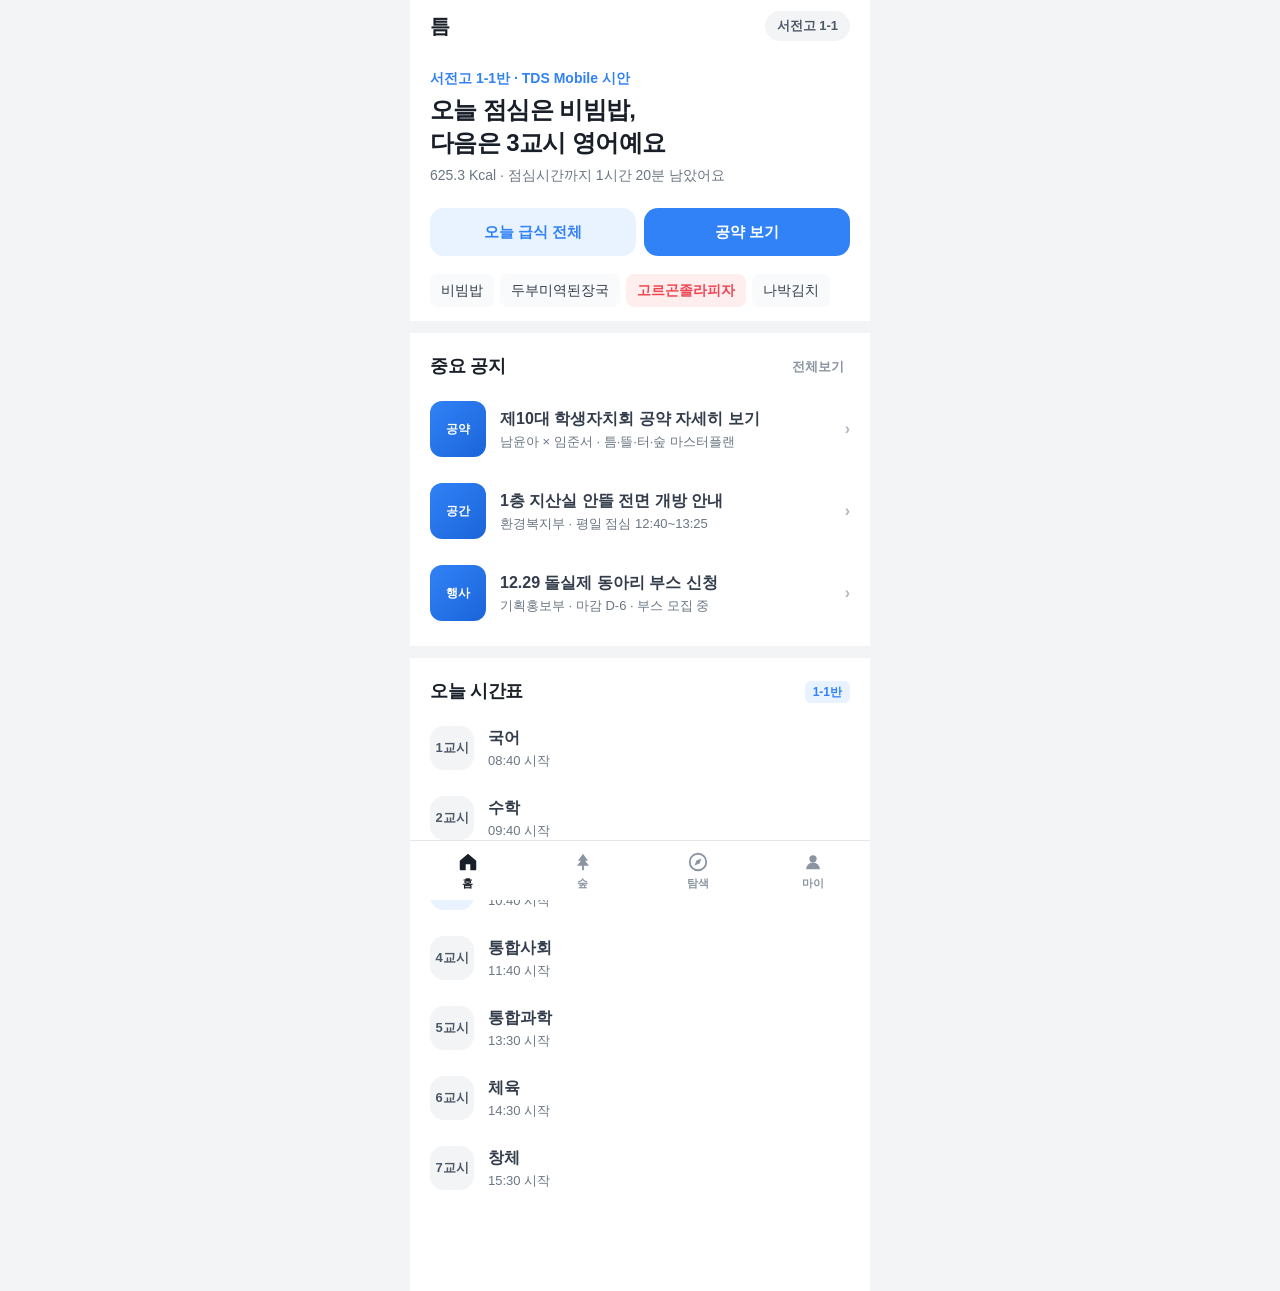
<file: design-previews/6-tds-mobile.html>
<!DOCTYPE html>
<html lang="ko">
<head>
  <meta charset="UTF-8">
  <meta name="viewport" content="width=device-width, initial-scale=1.0, viewport-fit=cover">
  <title>시안 6 — TDS Mobile (토스 디자인 시스템) 전용 시안</title>
  <style>
    :root {
      --grey50: #f9fafb;
      --grey100: #f2f4f6;
      --grey200: #e5e8eb;
      --grey300: #d1d6db;
      --grey400: #b0b8c1;
      --grey500: #8b95a1;
      --grey600: #6b7684;
      --grey700: #4e5968;
      --grey800: #333d4b;
      --grey900: #191f28;
      --blue50: #e8f3ff;
      --blue100: #c9e2ff;
      --blue500: #3182f6;
      --blue600: #2272eb;
      --red50: #ffeeee;
      --red500: #f04452;
      --green50: #e8f8f0;
      --green600: #03b26c;
    }

    *, *::before, *::after { box-sizing: border-box; }
    body {
      margin: 0;
      background: var(--grey100);
      color: var(--grey900);
      font-family: "Pretendard Variable", "Pretendard", "Apple SD Gothic Neo", "Malgun Gothic", -apple-system, sans-serif;
      -webkit-tap-highlight-color: transparent;
      line-height: 1.5;
    }

    .app {
      max-width: 460px;
      margin: 0 auto;
      min-height: 100dvh;
      background: #ffffff;
      padding-bottom: 76px;
    }

    /* TDS Navigation Bar */
    .tds-navbar {
      position: sticky; top: 0; z-index: 20;
      height: 52px; padding: 0 20px;
      background: rgba(255, 255, 255, 0.92);
      backdrop-filter: blur(12px);
      display: flex; align-items: center; justify-content: space-between;
    }
    .tds-brand { font-size: 20px; font-weight: 800; letter-spacing: -0.03em; color: var(--grey900); }
    .tds-nav-pill {
      font-size: 13px; font-weight: 600; color: var(--grey700);
      background: var(--grey100); padding: 6px 12px; border-radius: 999px;
      border: 0; font-family: inherit; cursor: pointer;
    }

    /* TDS Top Component */
    .tds-top { padding: 16px 20px 14px; }
    .tds-top-sub { font-size: 14px; font-weight: 600; color: var(--blue500); margin-bottom: 4px; }
    .tds-t2 { margin: 0; font-size: 24px; line-height: 33px; font-weight: 700; letter-spacing: -0.025em; color: var(--grey900); word-break: keep-all; }
    .tds-t4 { margin: 0; font-size: 19px; line-height: 27px; font-weight: 700; letter-spacing: -0.02em; color: var(--grey900); }
    .tds-caption { margin: 6px 0 0; font-size: 14px; line-height: 21px; color: var(--grey600); }

    /* TDS Section Divider (토스 앱 특유의 12px grey100 구분) */
    .tds-gap { height: 12px; background: var(--grey100); }
    .tds-section { padding: 20px 0 12px; }
    .tds-sec-head { padding: 0 20px 8px; display: flex; align-items: center; justify-content: space-between; }
    .tds-sec-title { margin: 0; font-size: 18px; font-weight: 700; color: var(--grey900); letter-spacing: -0.02em; }
    .tds-sec-more { font-size: 13px; font-weight: 600; color: var(--grey500); background: none; border: 0; cursor: pointer; font-family: inherit; }

    /* TDS ListRow Component */
    .tds-listrow {
      width: 100%; border: 0; background: transparent; text-align: left; font-family: inherit;
      padding: 13px 20px; display: flex; align-items: center; gap: 14px; cursor: pointer;
      transition: background-color 120ms ease;
    }
    .tds-listrow:active { background: var(--grey100); }
    .tds-lr-left {
      width: 44px; height: 44px; border-radius: 14px; flex-shrink: 0;
      background: var(--grey100); display: flex; align-items: center; justify-content: center;
      font-size: 13px; font-weight: 700; color: var(--grey700); overflow: hidden;
    }
    .tds-lr-left.is-thumb { width: 56px; height: 56px; border-radius: 12px; background: linear-gradient(135deg, #3182f6, #1b64da); color: #fff; font-size: 12px; }
    .tds-lr-left.is-blue { background: var(--blue50); color: var(--blue500); }
    .tds-lr-left.is-green { background: var(--green50); color: var(--green600); }
    .tds-lr-contents { flex: 1; min-width: 0; }
    .tds-lr-title { font-size: 16px; line-height: 23px; font-weight: 600; color: var(--grey800); word-break: keep-all; }
    .tds-lr-sub { font-size: 13px; line-height: 19px; color: var(--grey600); margin-top: 2px; }
    .tds-lr-right { flex-shrink: 0; display: flex; align-items: center; gap: 6px; font-size: 14px; font-weight: 600; color: var(--grey600); }
    .tds-chevron { color: var(--grey400); font-size: 16px; }

    /* TDS Badge */
    .tds-badge {
      display: inline-flex; align-items: center; padding: 3px 8px; border-radius: 6px;
      font-size: 12px; font-weight: 600; line-height: 16px;
    }
    .tds-badge.blue { background: var(--blue50); color: var(--blue500); }
    .tds-badge.red { background: var(--red50); color: var(--red500); }
    .tds-badge.green { background: var(--green50); color: var(--green600); }
    .tds-badge.grey { background: var(--grey100); color: var(--grey700); }

    /* TDS Weak/Primary Button */
    .tds-btn-wrap { padding: 8px 20px 14px; display: flex; gap: 8px; }
    .tds-btn {
      flex: 1; height: 48px; border: 0; border-radius: 14px; font-family: inherit;
      font-size: 15px; font-weight: 600; cursor: pointer; transition: transform 120ms ease, background-color 120ms ease;
    }
    .tds-btn:active { transform: scale(0.985); }
    .tds-btn.primary { background: var(--blue500); color: #ffffff; }
    .tds-btn.primary:active { background: var(--blue600); }
    .tds-btn.weak { background: var(--blue50); color: var(--blue500); }
    .tds-btn.dark-weak { background: var(--grey100); color: var(--grey700); }

    /* TDS Meal Chips (Compact & Crisp) */
    .tds-dish-box { padding: 4px 20px 14px; display: flex; flex-wrap: wrap; gap: 6px; }
    .tds-chip {
      padding: 6px 11px; border-radius: 8px; background: var(--grey50);
      font-size: 14px; font-weight: 500; color: var(--grey800);
    }
    .tds-chip.is-warn { background: var(--red50); color: var(--red500); font-weight: 600; }

    /* TDS Tab Bar (Underline Fluid Tabs) */
    .tds-tabs {
      display: flex; border-bottom: 1px solid var(--grey200); padding: 0 20px; gap: 20px; overflow-x: auto;
    }
    .tds-tab {
      border: 0; background: transparent; padding: 12px 2px; font-family: inherit;
      font-size: 15px; font-weight: 600; color: var(--grey500); cursor: pointer;
      border-bottom: 2px solid transparent; white-space: nowrap;
    }
    .tds-tab.is-active { color: var(--grey900); border-bottom-color: var(--grey900); }

    /* TDS Ledger Box */
    .tds-ledger {
      margin: 12px 20px; padding: 16px; border-radius: 16px; background: var(--grey50);
      display: grid; grid-template-columns: repeat(3, 1fr); gap: 8px; text-align: center;
    }
    .tds-ledger-lbl { font-size: 12px; color: var(--grey600); display: block; }
    .tds-ledger-val { font-size: 15px; font-weight: 700; color: var(--grey900); margin-top: 2px; display: block; }

    /* TDS Bottom Tab Bar */
    .tds-bottom-nav {
      position: fixed; bottom: 0; left: 50%; transform: translateX(-50%);
      width: 100%; max-width: 460px; height: 60px; padding-bottom: env(safe-area-inset-bottom, 0);
      background: #ffffff; border-top: 1px solid var(--grey200);
      display: grid; grid-template-columns: repeat(4, 1fr); z-index: 20;
    }
    .tds-bnav-btn {
      border: 0; background: transparent; display: flex; flex-direction: column;
      align-items: center; justify-content: center; gap: 3px; cursor: pointer;
      font-family: inherit; font-size: 11px; font-weight: 600; color: var(--grey500);
    }
    .tds-bnav-btn svg { width: 22px; height: 22px; fill: currentColor; }
    .tds-bnav-btn[aria-current="page"] { color: var(--grey900); }

    /* TDS BottomSheet Dialog */
    dialog.tds-sheet {
      margin: auto auto 0; width: 100%; max-width: 460px; max-height: 86dvh;
      border: 0; padding: 0; border-radius: 24px 24px 0 0; background: #ffffff;
      box-shadow: 0 -8px 32px rgba(0, 0, 0, 0.16);
    }
    dialog.tds-sheet::backdrop { background: rgba(0, 0, 0, 0.45); }
    .tds-sheet-in { padding: 20px 0 24px; max-height: 86dvh; overflow-y: auto; }
    .tds-sheet-head { padding: 0 20px 12px; display: flex; justify-content: space-between; align-items: flex-start; gap: 12px; }
    .tds-sheet-close { border: 0; background: var(--grey100); color: var(--grey700); width: 30px; height: 30px; border-radius: 999px; cursor: pointer; font-weight: 700; }
    .tds-sheet-body { padding: 4px 20px 16px; font-size: 15px; line-height: 24px; color: var(--grey700); white-space: pre-wrap; }
    .tds-bottom-cta { padding: 12px 20px 0; }
  </style>
</head>
<body>
  <div class="app">
    <header class="tds-navbar">
      <span class="tds-brand">틈</span>
      <button type="button" class="tds-nav-pill" id="classPill">서전고 1-1</button>
    </header>

    <main id="main"></main>

    <nav class="tds-bottom-nav" aria-label="하단 메뉴">
      <button type="button" class="tds-bnav-btn" data-tab="home" aria-current="page">
        <svg viewBox="0 0 24 24"><path d="M3 10.5L12 3l9 7.5V20a1 1 0 0 1-1 1h-5.5v-6.5h-5V21H4a1 1 0 0 1-1-1z"/></svg>
        <span>홈</span>
      </button>
      <button type="button" class="tds-bnav-btn" data-tab="forest">
        <svg viewBox="0 0 24 24"><path d="M12 3l-5.5 7.5h3.2L5.5 16h13l-4.2-5.5h3.2L12 3zM11 16v5h2v-5h-2z"/></svg>
        <span>숲</span>
      </button>
      <button type="button" class="tds-bnav-btn" data-tab="explore">
        <svg viewBox="0 0 24 24"><circle cx="12" cy="12" r="9" fill="none" stroke="currentColor" stroke-width="2"/><polygon points="15.8,8.2 13.7,13.7 8.2,15.8 10.3,10.3"/></svg>
        <span>탐색</span>
      </button>
      <button type="button" class="tds-bnav-btn" data-tab="my">
        <svg viewBox="0 0 24 24"><circle cx="12" cy="8.5" r="4"/><path d="M4.5 20a7.5 7.5 0 0 1 15 0"/></svg>
        <span>마이</span>
      </button>
    </nav>
  </div>

  <dialog id="sheet" class="tds-sheet">
    <div class="tds-sheet-in">
      <div class="tds-sheet-head">
        <div>
          <div class="tds-top-sub" id="sSub"></div>
          <h2 class="tds-t4" id="sTitle"></h2>
        </div>
        <button type="button" class="tds-sheet-close" id="sClose" aria-label="닫기">✕</button>
      </div>
      <div class="tds-sheet-body" id="sBody"></div>
      <div class="tds-bottom-cta" id="sCtaWrap"></div>
    </div>
  </dialog>

  <script>
    (function () {
      const POSTS = [
        { id: 'p1', tag: '공약', badge: 'blue', date: '11.20', dept: '남윤아 × 임준서', title: '제10대 학생자치회 공약 자세히 보기', sub: '틈·뜰·터·숲 마스터플랜', body: '말뿐인 종이 공약 대신 지금 바로 쓰는 0.5초 포털과 4대 실행 계획을 정리했습니다.', ctaText: '공약 매거진 열기', ctaUrl: '../pledge.html' },
        { id: 'p2', tag: '공간', badge: 'green', date: '11.18', dept: '환경복지부', title: '1층 지산실 안뜰 전면 개방 안내', sub: '평일 점심 12:40~13:25', body: '10년간 닫혀 있던 지산실 폴딩도어를 열고 학생 자율 휴식 공간을 엽니다.' },
        { id: 'p3', tag: '행사', badge: 'grey', date: '11.15', dept: '기획홍보부', title: '12.29 돌실제 동아리 부스 신청', sub: '마감 D-6 · 부스 모집 중', body: '동아리 부스 참가 신청 및 행사 타임테이블을 안내합니다.' }
      ];
      const FOREST = [
        { type: '회계', title: '학생회 간식사업 쌀빵 구입', meta: '환경복지부 · 11.19', right: '-184,000원', badge: 'red', body: '영수증 번호 #2026-11-04 확인 완료' },
        { type: '회의록', title: '제4차 정기 대의원회 회의록', meta: '문서관리부 · 11.14', right: '안건 3건', badge: 'blue', body: '1. 지산실 에티켓\n2. 돌실제 부스 배정' },
        { type: '회계', title: '2학기 학생자치회 운영비 교부', meta: '학생회 · 11.01', right: '+450,000원', badge: 'green', body: '2학기 기본 운영 예산 배정' }
      ];
      const TT = {
        '1-1': ['국어', '수학', '영어', '통합사회', '통합과학', '체육', '창체'],
        '1-2': ['수학', '영어', '국어', '통합과학', '한국사', '미술', '자율']
      };
      let tab = 'home', cls = '1-1', expCat = '전체';
      const $ = (id) => document.getElementById(id);

      function openSheet(sub, title, body, ctaText, ctaUrl) {
        $('sSub').textContent = sub;
        $('sTitle').textContent = title;
        $('sBody').textContent = body;
        $('sCtaWrap').innerHTML = ctaText
          ? `<button type="button" class="tds-btn primary" style="width:100%" id="sCtaBtn">${ctaText}</button>`
          : `<button type="button" class="tds-btn dark-weak" style="width:100%" id="sCtaBtn">확인</button>`;
        $('sCtaBtn').onclick = () => {
          if (ctaUrl) window.location.href = ctaUrl;
          else $('sheet').close();
        };
        $('sheet').showModal();
      }
      $('sClose').onclick = () => $('sheet').close();
      $('sheet').onclick = (e) => { if (e.target === $('sheet')) $('sheet').close(); };

      function render() {
        const m = $('main');
        if (tab === 'home') {
          m.innerHTML = `
            <section class="tds-top">
              <div class="tds-top-sub">서전고 ${cls}반 · TDS Mobile 시안</div>
              <h1 class="tds-t2">오늘 점심은 비빔밥,<br>다음은 3교시 영어예요</h1>
              <p class="tds-caption">625.3 Kcal · 점심시간까지 1시간 20분 남았어요</p>
            </section>
            <div class="tds-btn-wrap">
              <button type="button" class="tds-btn weak" id="btnMeal">오늘 급식 전체</button>
              <button type="button" class="tds-btn primary" id="btnPledge">공약 보기</button>
            </div>
            <div class="tds-dish-box">
              <span class="tds-chip">비빔밥</span><span class="tds-chip">두부미역된장국</span>
              <span class="tds-chip is-warn">고르곤졸라피자</span><span class="tds-chip">나박김치</span>
            </div>
            <div class="tds-gap"></div>
            <section class="tds-section">
              <div class="tds-sec-head"><h2 class="tds-sec-title">중요 공지</h2><button type="button" class="tds-sec-more" id="goExplore">전체보기</button></div>
              ${POSTS.map((p) => `
                <button type="button" class="tds-listrow" data-post="${p.id}">
                  <div class="tds-lr-left is-thumb">${p.tag}</div>
                  <div class="tds-lr-contents">
                    <div class="tds-lr-title">${p.title}</div>
                    <div class="tds-lr-sub">${p.dept} · ${p.sub}</div>
                  </div>
                  <div class="tds-lr-right"><span class="tds-chevron">›</span></div>
                </button>`).join('')}
            </section>
            <div class="tds-gap"></div>
            <section class="tds-section">
              <div class="tds-sec-head"><h2 class="tds-sec-title">오늘 시간표</h2><span class="tds-badge blue">${cls}반</span></div>
              ${TT[cls].map((subj, i) => `
                <div class="tds-listrow" style="cursor:default">
                  <div class="tds-lr-left ${i === 2 ? 'is-blue' : ''}">${i + 1}교시</div>
                  <div class="tds-lr-contents">
                    <div class="tds-lr-title">${subj}</div>
                    <div class="tds-lr-sub">${['08:40','09:40','10:40','11:40','13:30','14:30','15:30'][i]} 시작</div>
                  </div>
                  <div class="tds-lr-right">${i === 2 ? '<span class="tds-badge blue">수업 중</span>' : ''}</div>
                </div>`).join('')}
            </section>`;
          $('btnMeal').onclick = () => openSheet('11월 23일 중식 · 625.3 Kcal', '오늘의 급식 메뉴', '비빔밥\n두부미역된장국\n갈릭고르곤졸라피자 (알레르기 주의)\n나박김치\n하동매실주스100\n모듬피클');
          $('btnPledge').onclick = () => openSheet('제10대 학생자치회', POSTS[0].title, POSTS[0].body, POSTS[0].ctaText, POSTS[0].ctaUrl);
          $('goExplore').onclick = () => switchTab('explore');
          m.querySelectorAll('[data-post]').forEach((el) => {
            el.onclick = () => { const p = POSTS.find((x) => x.id === el.dataset.post); openSheet(`${p.dept} · ${p.date}`, p.title, p.body, p.ctaText, p.ctaUrl); };
          });
        } else if (tab === 'forest') {
          m.innerHTML = `
            <section class="tds-top">
              <div class="tds-top-sub">투명 공개실</div>
              <h1 class="tds-t2">학생회비와 회의록을<br>1원까지 확인해요</h1>
            </section>
            <div class="tds-ledger">
              <div><span class="tds-ledger-lbl">총 수입</span><span class="tds-ledger-val">450,000원</span></div>
              <div><span class="tds-ledger-lbl">총 지출</span><span class="tds-ledger-val" style="color:var(--red500)">184,000원</span></div>
              <div><span class="tds-ledger-lbl">잔액</span><span class="tds-ledger-val" style="color:var(--blue500)">266,000원</span></div>
            </div>
            <div class="tds-gap"></div>
            <section class="tds-section">
              <div class="tds-sec-head"><h2 class="tds-sec-title">최근 내역</h2></div>
              ${FOREST.map((it, idx) => `
                <button type="button" class="tds-listrow" data-f="${idx}">
                  <div class="tds-lr-left ${it.badge === 'green' ? 'is-green' : 'is-blue'}">${it.type}</div>
                  <div class="tds-lr-contents">
                    <div class="tds-lr-title">${it.title}</div>
                    <div class="tds-lr-sub">${it.meta}</div>
                  </div>
                  <div class="tds-lr-right"><span class="tds-badge ${it.badge}">${it.right}</span></div>
                </button>`).join('')}
            </section>`;
          m.querySelectorAll('[data-f]').forEach((el) => {
            el.onclick = () => { const it = FOREST[Number(el.dataset.f)]; openSheet(it.meta, it.title, it.body); };
          });
        } else if (tab === 'explore') {
          const cats = ['전체', '공약', '공간', '행사'];
          const list = POSTS.filter((p) => expCat === '전체' || p.tag === expCat);
          m.innerHTML = `
            <section class="tds-top">
              <div class="tds-top-sub">학교 소식 아카이브</div>
              <h1 class="tds-t2">놓친 공지와 행사 글</h1>
            </section>
            <div class="tds-tabs">${cats.map((c) => `<button type="button" class="tds-tab ${c === expCat ? 'is-active' : ''}" data-c="${c}">${c}</button>`).join('')}</div>
            <div style="padding-top:8px">
              ${list.map((p) => `
                <button type="button" class="tds-listrow" data-post="${p.id}">
                  <div class="tds-lr-left is-thumb">${p.tag}</div>
                  <div class="tds-lr-contents">
                    <div class="tds-lr-title">${p.title}</div>
                    <div class="tds-lr-sub">${p.date} · ${p.dept}</div>
                  </div>
                  <div class="tds-lr-right"><span class="tds-chevron">›</span></div>
                </button>`).join('')}
            </div>`;
          m.querySelectorAll('[data-c]').forEach((el) => { el.onclick = () => { expCat = el.dataset.c; render(); }; });
          m.querySelectorAll('[data-post]').forEach((el) => {
            el.onclick = () => { const p = POSTS.find((x) => x.id === el.dataset.post); openSheet(`${p.dept} · ${p.date}`, p.title, p.body, p.ctaText, p.ctaUrl); };
          });
        } else {
          m.innerHTML = `
            <section class="tds-top">
              <div class="tds-top-sub">개인화 설정</div>
              <h1 class="tds-t2">내 학급과 알림</h1>
            </section>
            <button type="button" class="tds-listrow" id="toggleCls">
              <div class="tds-lr-left is-blue">반</div>
              <div class="tds-lr-contents"><div class="tds-lr-title">우리 반 변경</div><div class="tds-lr-sub">현재 서전고 ${cls}반 시간표 연동 중</div></div>
              <div class="tds-lr-right"><span class="tds-badge blue">${cls}</span><span class="tds-chevron">›</span></div>
            </button>
            <button type="button" class="tds-listrow" id="goPledge">
              <div class="tds-lr-left is-green">공약</div>
              <div class="tds-lr-contents"><div class="tds-lr-title">제10대 학생자치회 공약 보기</div><div class="tds-lr-sub">틈·뜰·터·숲 매거진</div></div>
              <div class="tds-lr-right"><span class="tds-chevron">›</span></div>
            </button>`;
          $('toggleCls').onclick = () => { cls = cls === '1-1' ? '1-2' : '1-1'; $('classPill').textContent = `서전고 ${cls}`; render(); };
          $('goPledge').onclick = () => { window.location.href = '../pledge.html'; };
        }
      }

      function switchTab(next) {
        tab = next;
        document.querySelectorAll('.tds-bnav-btn').forEach((b) => b.setAttribute('aria-current', b.dataset.tab === next ? 'page' : 'false'));
        render();
      }

      $('classPill').onclick = () => { cls = cls === '1-1' ? '1-2' : '1-1'; $('classPill').textContent = `서전고 ${cls}`; render(); };
      document.querySelectorAll('.tds-bnav-btn').forEach((b) => { b.onclick = () => switchTab(b.dataset.tab); });
      render();
    })();
  </script>
</body>
</html>
</file>
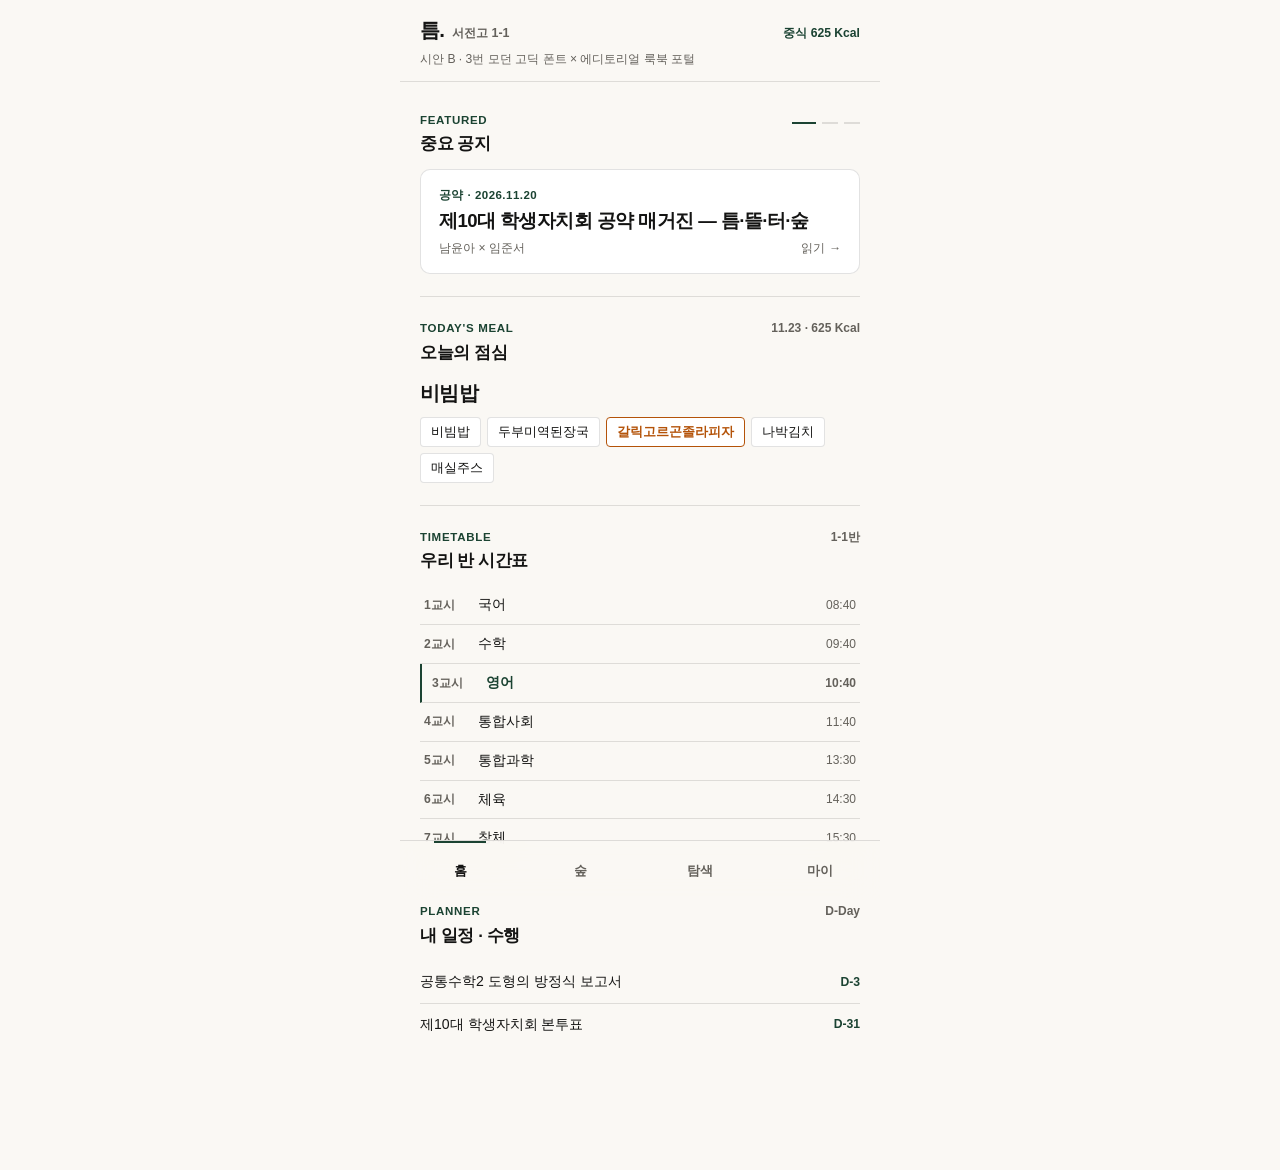
<file: design-previews/portal-preview-sans.html>
<!DOCTYPE html>
<html lang="ko">
<head>
  <meta charset="UTF-8">
  <meta name="viewport" content="width=device-width, initial-scale=1.0, viewport-fit=cover">
  <meta name="color-scheme" content="light dark">
  <title>포털 시안 B — 3번 모던 고딕 폰트 × 에디토리얼</title>
  <style>
    :root {
      color-scheme: light dark;
      --bg: light-dark(#FAF8F4, #121211);
      --surface: light-dark(#FFFFFF, #1B1B19);
      --subtle: light-dark(#F2EFE9, #242421);
      --text: light-dark(#141413, #F4F2ED);
      --muted: light-dark(#64615B, #9E9B93);
      --line: light-dark(rgba(20, 20, 19, 0.12), rgba(244, 242, 237, 0.13));
      --ink: light-dark(#1B4332, #6EE7B7);
      --warn: light-dark(#B45309, #FBBF24);
      &:has(> head > meta[name="color-scheme"][content="dark"]) { color-scheme: dark; }
      &:has(> head > meta[name="color-scheme"][content="light"]) { color-scheme: light; }
    }
    *, *::before, *::after { box-sizing: border-box; }
    body {
      margin: 0; background: var(--bg); color: var(--text); line-height: 1.55;
      font-family: "Pretendard Variable", "Pretendard", "Apple SD Gothic Neo", "Malgun Gothic", -apple-system, sans-serif;
      -webkit-tap-highlight-color: transparent;
    }
    .shell { max-width: 480px; margin: 0 auto; min-height: 100dvh; padding-bottom: 78px; }

    .topbar {
      position: sticky; top: 0; z-index: 20; padding: 14px 20px 12px;
      background: color-mix(in srgb, var(--bg) 90%, transparent); backdrop-filter: blur(14px);
      border-bottom: 1px solid var(--line);
    }
    .top-row { display: flex; align-items: baseline; justify-content: space-between; gap: 10px; }
    .brand { font-size: 1.28rem; font-weight: 900; letter-spacing: -0.04em; }
    .class-tag { font-size: 0.78rem; font-weight: 700; color: var(--muted); margin-left: 8px; }
    .live-text { font-size: 0.76rem; font-weight: 700; color: var(--ink); }
    .sub-line { margin: 4px 0 0; font-size: 0.76rem; color: var(--muted); }

    .feed { padding: 8px 20px 24px; display: flex; flex-direction: column; }
    .sec-block { padding: 22px 0; border-bottom: 1px solid var(--line); }
    .sec-block:last-child { border-bottom: 0; }
    .sec-head { display: flex; align-items: baseline; justify-content: space-between; gap: 8px; margin-bottom: 12px; }
    .sec-kicker { font-size: 0.72rem; font-weight: 800; letter-spacing: 0.06em; color: var(--ink); }
    .sec-title { margin: 2px 0 0; font-size: 1.05rem; font-weight: 800; letter-spacing: -0.025em; }
    .sec-meta { font-size: 0.75rem; color: var(--muted); font-weight: 600; }

    /* Featured Notice (3번 룩북 산세리프 제목) */
    .notice-box {
      width: 100%; text-align: left; border: 1px solid var(--line); background: var(--surface);
      padding: 18px 18px 16px; border-radius: 10px; cursor: pointer; font-family: inherit; color: var(--text);
      transition: transform 140ms ease, opacity 140ms ease;
    }
    .notice-box:active { transform: scale(0.985); opacity: 0.8; }
    .notice-kicker { font-size: 0.72rem; font-weight: 700; color: var(--ink); letter-spacing: 0.04em; }
    .notice-title {
      margin: 6px 0 6px; font-size: 1.16rem; font-weight: 800;
      line-height: 1.34; letter-spacing: -0.03em; word-break: keep-all;
    }
    .notice-foot { display: flex; justify-content: space-between; font-size: 0.76rem; color: var(--muted); }
    .slide-dots { display: flex; gap: 6px; align-items: center; }
    .slide-dot { width: 16px; height: 2px; border: 0; padding: 0; background: var(--line); cursor: pointer; }
    .slide-dot.is-on { background: var(--ink); width: 24px; }

    .meal-main { font-size: 1.24rem; font-weight: 800; letter-spacing: -0.03em; margin-bottom: 8px; }
    .dish-list { display: flex; flex-wrap: wrap; gap: 6px; }
    .dish-tag {
      font-size: 0.8rem; padding: 4px 10px; border: 1px solid var(--line); border-radius: 4px;
      color: var(--text); background: var(--surface);
    }
    .dish-tag.is-warn { border-color: var(--warn); color: var(--warn); font-weight: 700; }

    .tt-list { display: flex; flex-direction: column; }
    .tt-row {
      display: grid; grid-template-columns: 44px 1fr auto; align-items: center; gap: 10px;
      padding: 8px 4px; border-bottom: 1px solid var(--line); font-size: 0.88rem;
    }
    .tt-row:last-child { border-bottom: 0; }
    .tt-row.is-now { border-left: 2.5px solid var(--ink); padding-left: 10px; font-weight: 800; color: var(--ink); }
    .tt-num { font-size: 0.76rem; color: var(--muted); font-weight: 700; }
    .tt-time { font-size: 0.75rem; color: var(--muted); }

    .task-row {
      display: flex; align-items: center; justify-content: space-between; gap: 10px;
      padding: 10px 0; border-bottom: 1px solid var(--line); font-size: 0.88rem;
    }
    .task-row:last-child { border-bottom: 0; }
    .task-dday { font-size: 0.76rem; font-weight: 800; color: var(--ink); }

    /* Explore Blog (3번 모던 고딕 제목!) */
    .search-in {
      width: 100%; padding: 10px 12px; border: 1px solid var(--line); border-radius: 6px;
      background: var(--surface); color: var(--text); font-family: inherit; font-size: 0.86rem; margin-bottom: 10px;
    }
    .tab-strip { display: flex; gap: 16px; border-bottom: 1px solid var(--line); margin-bottom: 4px; overflow-x: auto; }
    .tab-chip {
      border: 0; border-bottom: 2px solid transparent; background: transparent; color: var(--muted);
      padding: 8px 2px; font-family: inherit; font-size: 0.82rem; font-weight: 600; cursor: pointer; white-space: nowrap;
    }
    .tab-chip.is-active { color: var(--text); border-bottom-color: var(--text); font-weight: 800; }
    .blog-item {
      width: 100%; text-align: left; border: 0; border-bottom: 1px solid var(--line);
      background: transparent; color: var(--text); padding: 18px 0; cursor: pointer; font-family: inherit;
      display: grid; grid-template-columns: 72px 1fr; gap: 14px; align-items: start;
    }
    .blog-item:active { opacity: 0.7; }
    .blog-thumb {
      width: 72px; height: 72px; border-radius: 6px; border: 1px solid var(--line);
      background: var(--subtle); display: flex; align-items: center; justify-content: center;
      font-size: 0.76rem; font-weight: 800; color: var(--ink); letter-spacing: 0.02em;
    }
    .blog-title {
      margin: 0; font-size: 1.02rem; font-weight: 800;
      line-height: 1.38; letter-spacing: -0.025em; word-break: keep-all;
    }
    .blog-meta { margin-top: 6px; font-size: 0.75rem; color: var(--muted); }

    .ledger-summary {
      display: grid; grid-template-columns: repeat(3, 1fr); border: 1px solid var(--line);
      background: var(--surface); border-radius: 8px; margin: 12px 0 16px;
    }
    .ledger-cell { padding: 12px 8px; text-align: center; border-right: 1px solid var(--line); }
    .ledger-cell:last-child { border-right: 0; }
    .ledger-label { display: block; font-size: 0.72rem; color: var(--muted); }
    .ledger-val { display: block; font-size: 0.9rem; font-weight: 800; margin-top: 2px; }
    .forest-item {
      width: 100%; text-align: left; border: 0; border-bottom: 1px solid var(--line);
      background: transparent; color: var(--text); padding: 14px 0; cursor: pointer; font-family: inherit;
      display: flex; justify-content: space-between; align-items: center; gap: 12px;
    }
    .forest-title { margin: 2px 0 0; font-size: 0.92rem; font-weight: 700; }
    .forest-amt { font-size: 0.86rem; font-weight: 800; white-space: nowrap; }

    .setting-row {
      display: flex; justify-content: space-between; align-items: center; padding: 14px 0;
      border-bottom: 1px solid var(--line); font-size: 0.88rem;
    }
    .mini-btn {
      border: 1px solid var(--line); background: var(--surface); color: var(--text);
      padding: 6px 12px; border-radius: 6px; font-family: inherit; font-size: 0.8rem; font-weight: 700; cursor: pointer;
    }

    .bottom-nav {
      position: fixed; bottom: 0; left: 50%; transform: translateX(-50%);
      width: 100%; max-width: 480px; height: 60px; padding-bottom: env(safe-area-inset-bottom, 0);
      background: color-mix(in srgb, var(--bg) 92%, transparent); backdrop-filter: blur(16px);
      border-top: 1px solid var(--line); display: grid; grid-template-columns: repeat(4, 1fr); z-index: 20;
    }
    .nav-btn {
      border: 0; background: transparent; color: var(--muted); font-family: inherit;
      font-size: 0.84rem; font-weight: 600; cursor: pointer; position: relative;
    }
    .nav-btn[aria-current="page"] { color: var(--text); font-weight: 800; }
    .nav-btn[aria-current="page"]::after {
      content: ""; position: absolute; top: 0; left: 28%; right: 28%; height: 2px; background: var(--ink);
    }

    dialog.sheet {
      margin: auto auto 0; width: 100%; max-width: 480px; max-height: 88dvh;
      border: 0; padding: 0; border-radius: 18px 18px 0 0; background: var(--surface); color: var(--text);
      box-shadow: 0 -10px 32px rgba(0,0,0,0.2);
    }
    dialog.sheet::backdrop { background: rgba(0, 0, 0, 0.45); }
    .sheet-in { padding: 22px 20px 32px; overflow-y: auto; max-height: 88dvh; }
    .sheet-head { display: flex; justify-content: space-between; align-items: flex-start; gap: 10px; padding-bottom: 12px; border-bottom: 1px solid var(--line); margin-bottom: 14px; }
    .sheet-title { margin: 4px 0 0; font-size: 1.16rem; font-weight: 800; letter-spacing: -0.03em; line-height: 1.35; }
    .close-btn { border: 1px solid var(--line); background: transparent; color: var(--text); width: 30px; height: 30px; border-radius: 999px; cursor: pointer; }
  </style>
</head>
<body>
  <div class="shell">
    <header class="topbar">
      <div class="top-row">
        <div><span class="brand">틈.</span><span class="class-tag" id="classTag">서전고 1-1</span></div>
        <span class="live-text">중식 625 Kcal</span>
      </div>
      <p class="sub-line">시안 B · 3번 모던 고딕 폰트 × 에디토리얼 룩북 포털</p>
    </header>

    <main class="feed" id="feed"></main>

    <nav class="bottom-nav" aria-label="포털 메뉴">
      <button type="button" class="nav-btn" data-tab="home" aria-current="page">홈</button>
      <button type="button" class="nav-btn" data-tab="forest">숲</button>
      <button type="button" class="nav-btn" data-tab="explore">탐색</button>
      <button type="button" class="nav-btn" data-tab="my">마이</button>
    </nav>
  </div>

  <dialog id="sheet" class="sheet">
    <div class="sheet-in">
      <div class="sheet-head">
        <div>
          <span class="sec-kicker" id="sKicker"></span>
          <h2 class="sheet-title" id="sTitle"></h2>
        </div>
        <button type="button" class="close-btn" id="sClose" aria-label="닫기">✕</button>
      </div>
      <div id="sBody" style="font-size:0.9rem;color:var(--muted);line-height:1.75;white-space:pre-wrap"></div>
    </div>
  </dialog>

  <script>
    (function () {
      const POSTS = [
        { id: 'p1', tag: '공약', date: '2026.11.20', dept: '남윤아 × 임준서', title: '제10대 학생자치회 공약 매거진 — 틈·뜰·터·숲', body: '말뿐인 종이 공약 대신, 지금 바로 쓰는 0.5초 디지털 포털과 4대 순환 마스터플랜을 매거진 페이지로 정리했습니다.', cta: './5-hybrid-editorial.html' },
        { id: 'p2', tag: '공간', date: '2026.11.18', dept: '환경복지부', title: '10년 만에 열리는 1층 지산실 안뜰 — 점심시간 50분의 쉼터', body: '평일 점심시간(12:40~13:25) 누구나 자유롭게 들어와 책을 읽거나 조용히 쉴 수 있습니다. 음료·음식물 반입만 삼가해 주세요.' },
        { id: 'p3', tag: '행사', date: '2026.11.15', dept: '기획홍보부', title: '12.29 돌실제 동아리 부스 신청 및 안내', body: '동아리 부스 참가 신청서 접수 일정을 안내합니다. 행사 당일 타임테이블은 틈 포털에서 가장 먼저 공개됩니다.' }
      ];
      const FOREST = [
        { type: '회계', title: '학생회 간식사업 쌀빵·음료 구입', date: '2026.11.19', amt: -184000, body: '집행 부서: 환경복지부\n영수증 번호 #2026-11-04 확인 완료' },
        { type: '회의록', title: '제4차 학생자치회 정기 대의원회 회의록', date: '2026.11.14', amt: 0, body: '주요 안건: 1) 지산실 개방 에티켓 2) 돌실제 부스 배정 기준 확정' },
        { type: '회계', title: '2학기 학생자치회 운영비 교부', date: '2026.11.01', amt: 450000, body: '수입 항목: 2학기 기본 운영 예산 배정' }
      ];
      const TIMETABLE = {
        '1-1': ['국어', '수학', '영어', '통합사회', '통합과학', '체육', '창체'],
        '1-2': ['수학', '영어', '국어', '통합과학', '한국사', '미술', '자율']
      };
      let tab = 'home', slideIdx = 0, expTag = '전체', cls = '1-1', query = '';
      const $ = (id) => document.getElementById(id);

      function openSheet(kicker, title, body, ctaHref) {
        $('sKicker').textContent = kicker;
        $('sTitle').textContent = title;
        $('sBody').textContent = body;
        if (ctaHref) {
          const a = document.createElement('a');
          a.href = ctaHref;
          a.textContent = '공약 매거진 시안 열기 →';
          a.style.cssText = 'display:block;margin-top:16px;padding:12px;text-align:center;border-radius:8px;background:var(--text);color:var(--bg);font-weight:700;text-decoration:none';
          $('sBody').appendChild(a);
        }
        $('sheet').showModal();
      }
      $('sClose').onclick = () => $('sheet').close();
      $('sheet').onclick = (e) => { if (e.target === $('sheet')) $('sheet').close(); };

      function render() {
        const f = $('feed');
        f.innerHTML = '';
        if (tab === 'home') {
          const p = POSTS[slideIdx];
          f.innerHTML = `
            <section class="sec-block">
              <div class="sec-head">
                <div><div class="sec-kicker">FEATURED</div><h2 class="sec-title">중요 공지</h2></div>
                <div class="slide-dots">${POSTS.map((_, i) => `<button type="button" class="slide-dot ${i === slideIdx ? 'is-on' : ''}" data-slide="${i}"></button>`).join('')}</div>
              </div>
              <button type="button" class="notice-box" id="featuredBtn">
                <div class="notice-kicker">${p.tag} · ${p.date}</div>
                <h3 class="notice-title">${p.title}</h3>
                <div class="notice-foot"><span>${p.dept}</span><span>읽기 →</span></div>
              </button>
            </section>
            <section class="sec-block">
              <div class="sec-head"><div><div class="sec-kicker">TODAY'S MEAL</div><h2 class="sec-title">오늘의 점심</h2></div><span class="sec-meta">11.23 · 625 Kcal</span></div>
              <div class="meal-main">비빔밥</div>
              <div class="dish-list">
                <span class="dish-tag">비빔밥</span><span class="dish-tag">두부미역된장국</span>
                <span class="dish-tag is-warn">갈릭고르곤졸라피자</span><span class="dish-tag">나박김치</span><span class="dish-tag">매실주스</span>
              </div>
            </section>
            <section class="sec-block">
              <div class="sec-head"><div><div class="sec-kicker">TIMETABLE</div><h2 class="sec-title">우리 반 시간표</h2></div><span class="sec-meta">${cls}반</span></div>
              <div class="tt-list">
                ${TIMETABLE[cls].map((subj, i) => `<div class="tt-row ${i === 2 ? 'is-now' : ''}"><span class="tt-num">${i + 1}교시</span><span>${subj}</span><span class="tt-time">${['08:40','09:40','10:40','11:40','13:30','14:30','15:30'][i]}</span></div>`).join('')}
              </div>
            </section>
            <section class="sec-block">
              <div class="sec-head"><div><div class="sec-kicker">PLANNER</div><h2 class="sec-title">내 일정 · 수행</h2></div><span class="sec-meta">D-Day</span></div>
              <div class="task-row"><span>공통수학2 도형의 방정식 보고서</span><span class="task-dday">D-3</span></div>
              <div class="task-row"><span>제10대 학생자치회 본투표</span><span class="task-dday">D-31</span></div>
            </section>`;
          f.querySelectorAll('[data-slide]').forEach((b) => { b.onclick = () => { slideIdx = Number(b.dataset.slide); render(); }; });
          $('featuredBtn').onclick = () => openSheet(`${p.tag} · ${p.date}`, p.title, p.body, p.cta);
        } else if (tab === 'explore') {
          const tags = ['전체', '공약', '공간', '행사'];
          const list = POSTS.filter((p) => (expTag === '전체' || p.tag === expTag) && (!query || p.title.includes(query)));
          f.innerHTML = `
            <section class="sec-block">
              <div class="sec-head"><div><div class="sec-kicker">ARCHIVE BLOG</div><h2 class="sec-title">탐색 · 학교 소식</h2></div><span class="sec-meta">${list.length}편</span></div>
              <input class="search-in" id="expSearch" type="search" placeholder="제목 검색" value="${query}">
              <div class="tab-strip">${tags.map((t) => `<button type="button" class="tab-chip ${t === expTag ? 'is-active' : ''}" data-tag="${t}">${t}</button>`).join('')}</div>
              ${list.map((p) => `
                <button type="button" class="blog-item" data-post="${p.id}">
                  <div class="blog-thumb">${p.tag}</div>
                  <div>
                    <h3 class="blog-title">${p.title}</h3>
                    <div class="blog-meta">${p.date} · ${p.dept}</div>
                  </div>
                </button>`).join('')}
            </section>`;
          $('expSearch').oninput = (e) => { query = e.target.value.trim(); render(); };
          f.querySelectorAll('[data-tag]').forEach((b) => { b.onclick = () => { expTag = b.dataset.tag; render(); }; });
          f.querySelectorAll('[data-post]').forEach((b) => {
            b.onclick = () => { const p = POSTS.find((x) => x.id === b.dataset.post); openSheet(`${p.tag} · ${p.date}`, p.title, p.body, p.cta); };
          });
        } else if (tab === 'forest') {
          f.innerHTML = `
            <section class="sec-block">
              <div class="sec-head"><div><div class="sec-kicker">OPEN LEDGER</div><h2 class="sec-title">숲 · 투명 기록실</h2></div><span class="sec-meta">10대 학생회</span></div>
              <div class="ledger-summary">
                <div class="ledger-cell"><span class="ledger-label">수입</span><span class="ledger-val">450,000원</span></div>
                <div class="ledger-cell"><span class="ledger-label">지출</span><span class="ledger-val">184,000원</span></div>
                <div class="ledger-cell"><span class="ledger-label">잔액</span><span class="ledger-val" style="color:var(--ink)">266,000원</span></div>
              </div>
              ${FOREST.map((it, idx) => `
                <button type="button" class="forest-item" data-f="${idx}">
                  <div><div class="sec-kicker">${it.type} · ${it.date}</div><div class="forest-title">${it.title}</div></div>
                  <span class="forest-amt">${it.amt ? (it.amt > 0 ? '+' : '') + it.amt.toLocaleString() + '원' : '문서'}</span>
                </button>`).join('')}
            </section>`;
          f.querySelectorAll('[data-f]').forEach((b) => {
            b.onclick = () => { const it = FOREST[Number(b.dataset.f)]; openSheet(`${it.type} · ${it.date}`, it.title, it.body); };
          });
        } else {
          f.innerHTML = `
            <section class="sec-block">
              <div class="sec-head"><div><div class="sec-kicker">PREFERENCES</div><h2 class="sec-title">마이 설정</h2></div></div>
              <div class="setting-row"><span>우리 반 전환</span><button type="button" class="mini-btn" id="clsBtn">${cls}반 (누르면 전환)</button></div>
              <div class="setting-row"><span>화면 테마</span><button type="button" class="mini-btn" id="thmBtn">라이트 / 다크 전환</button></div>
              <div class="setting-row"><span>공약 매거진 시안</span><a class="mini-btn" href="./5-hybrid-editorial.html" style="text-decoration:none">열어보기 →</a></div>
            </section>`;
          $('clsBtn').onclick = () => { cls = cls === '1-1' ? '1-2' : '1-1'; $('classTag').textContent = `서전고 ${cls}`; render(); };
          $('thmBtn').onclick = () => {
            const m = document.querySelector('meta[name="color-scheme"]');
            const isDark = m.content === 'dark' || (m.content === 'light dark' && matchMedia('(prefers-color-scheme: dark)').matches);
            m.content = isDark ? 'light' : 'dark';
          };
        }
      }

      document.querySelectorAll('.nav-btn').forEach((btn) => {
        btn.onclick = () => {
          tab = btn.dataset.tab;
          document.querySelectorAll('.nav-btn').forEach((b) => b.setAttribute('aria-current', b === btn ? 'page' : 'false'));
          render();
        };
      });
      render();
    })();
  </script>
</body>
</html>
</file>
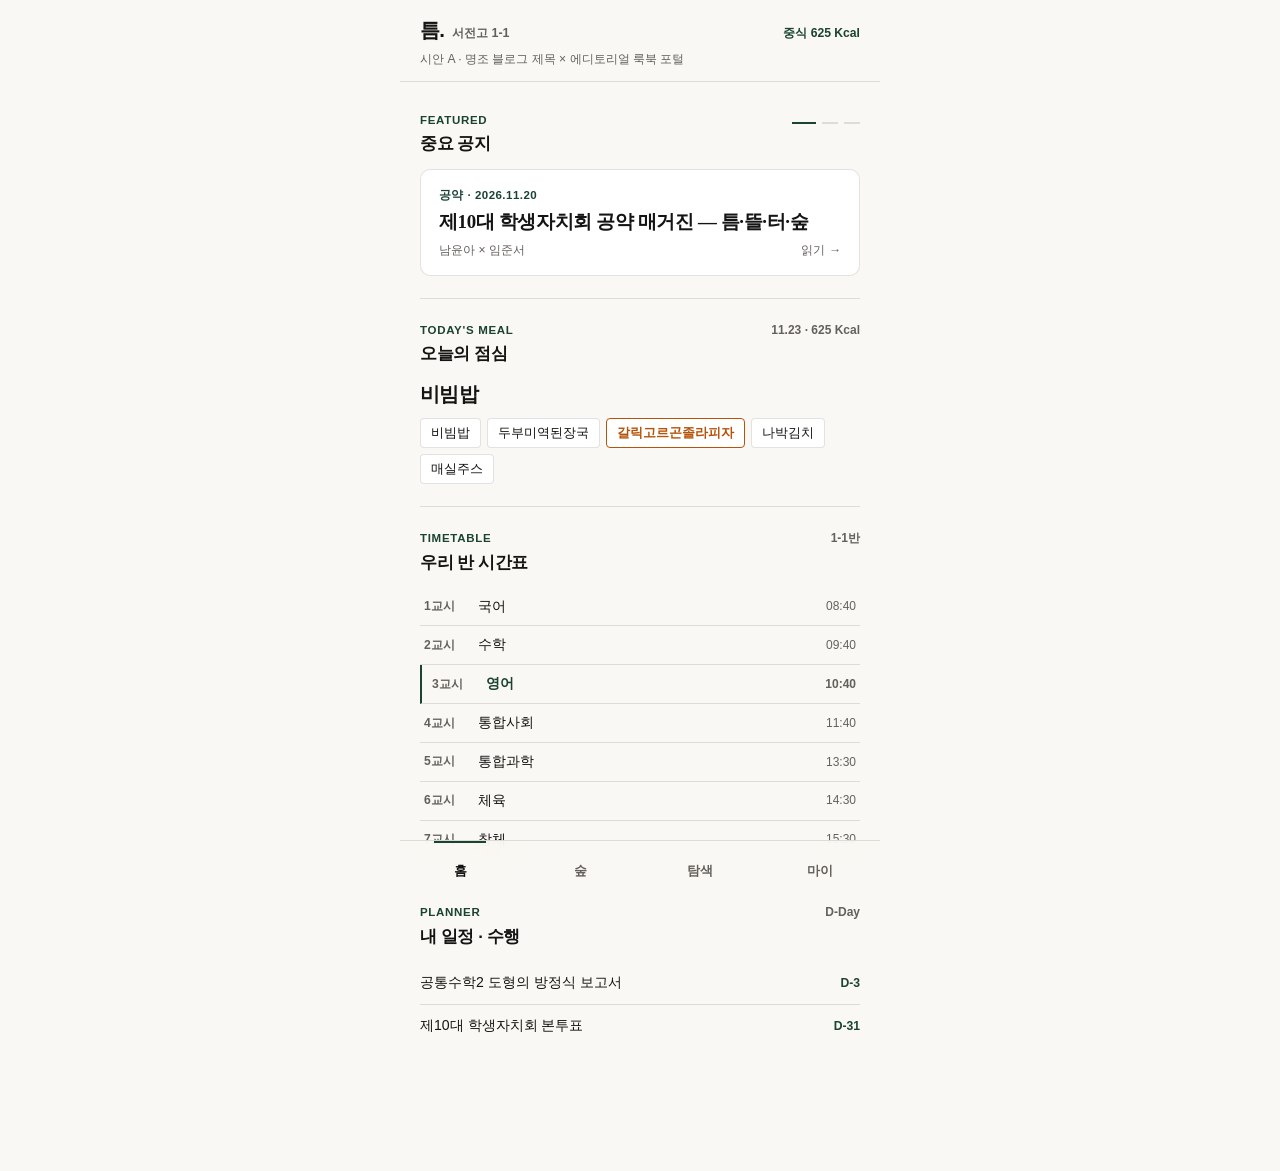
<file: design-previews/portal-preview-serif.html>
<!DOCTYPE html>
<html lang="ko">
<head>
  <meta charset="UTF-8">
  <meta name="viewport" content="width=device-width, initial-scale=1.0, viewport-fit=cover">
  <meta name="color-scheme" content="light dark">
  <title>포털 시안 A — 명조 블로그 제목 × 에디토리얼</title>
  <style>
    :root {
      color-scheme: light dark;
      --bg: light-dark(#FAF8F4, #121211);
      --surface: light-dark(#FFFFFF, #1B1B19);
      --subtle: light-dark(#F2EFE9, #242421);
      --text: light-dark(#141413, #F4F2ED);
      --muted: light-dark(#64615B, #9E9B93);
      --line: light-dark(rgba(20, 20, 19, 0.12), rgba(244, 242, 237, 0.13));
      --ink: light-dark(#1B4332, #6EE7B7);
      --warn: light-dark(#B45309, #FBBF24);
      --serif: "Nanum Myeongjo", "Batang", Georgia, serif;
      &:has(> head > meta[name="color-scheme"][content="dark"]) { color-scheme: dark; }
      &:has(> head > meta[name="color-scheme"][content="light"]) { color-scheme: light; }
    }
    *, *::before, *::after { box-sizing: border-box; }
    body {
      margin: 0; background: var(--bg); color: var(--text); line-height: 1.55;
      font-family: "Pretendard Variable", "Pretendard", "Apple SD Gothic Neo", "Malgun Gothic", -apple-system, sans-serif;
      -webkit-tap-highlight-color: transparent;
    }
    .shell { max-width: 480px; margin: 0 auto; min-height: 100dvh; padding-bottom: 78px; }

    /* Top Bar */
    .topbar {
      position: sticky; top: 0; z-index: 20; padding: 14px 20px 12px;
      background: color-mix(in srgb, var(--bg) 90%, transparent); backdrop-filter: blur(14px);
      border-bottom: 1px solid var(--line);
    }
    .top-row { display: flex; align-items: baseline; justify-content: space-between; gap: 10px; }
    .brand { font-size: 1.28rem; font-weight: 900; letter-spacing: -0.04em; }
    .class-tag { font-size: 0.78rem; font-weight: 700; color: var(--muted); margin-left: 8px; }
    .live-text { font-size: 0.76rem; font-weight: 700; color: var(--ink); }
    .sub-line { margin: 4px 0 0; font-size: 0.76rem; color: var(--muted); }

    /* Feed & Editorial Sections */
    .feed { padding: 8px 20px 24px; display: flex; flex-direction: column; }
    .sec-block { padding: 22px 0; border-bottom: 1px solid var(--line); }
    .sec-block:last-child { border-bottom: 0; }
    .sec-head { display: flex; align-items: baseline; justify-content: space-between; gap: 8px; margin-bottom: 12px; }
    .sec-kicker { font-size: 0.72rem; font-weight: 800; letter-spacing: 0.06em; color: var(--ink); }
    .sec-title { margin: 2px 0 0; font-size: 1.05rem; font-weight: 800; letter-spacing: -0.025em; }
    .sec-meta { font-size: 0.75rem; color: var(--muted); font-weight: 600; }

    /* Featured Notice (Serif Title) */
    .notice-box {
      width: 100%; text-align: left; border: 1px solid var(--line); background: var(--surface);
      padding: 18px 18px 16px; border-radius: 10px; cursor: pointer; font-family: inherit; color: var(--text);
      transition: transform 140ms ease, opacity 140ms ease;
    }
    .notice-box:active { transform: scale(0.985); opacity: 0.8; }
    .notice-kicker { font-size: 0.72rem; font-weight: 700; color: var(--ink); letter-spacing: 0.04em; }
    .notice-title {
      margin: 6px 0 6px; font-family: var(--serif); font-size: 1.18rem; font-weight: 700;
      line-height: 1.38; letter-spacing: -0.02em; word-break: keep-all;
    }
    .notice-foot { display: flex; justify-content: space-between; font-size: 0.76rem; color: var(--muted); }
    .slide-dots { display: flex; gap: 6px; align-items: center; }
    .slide-dot { width: 16px; height: 2px; border: 0; padding: 0; background: var(--line); cursor: pointer; }
    .slide-dot.is-on { background: var(--ink); width: 24px; }

    /* Meal */
    .meal-main { font-size: 1.24rem; font-weight: 800; letter-spacing: -0.03em; margin-bottom: 8px; }
    .dish-list { display: flex; flex-wrap: wrap; gap: 6px; }
    .dish-tag {
      font-size: 0.8rem; padding: 4px 10px; border: 1px solid var(--line); border-radius: 4px;
      color: var(--text); background: var(--surface);
    }
    .dish-tag.is-warn { border-color: var(--warn); color: var(--warn); font-weight: 700; }

    /* Timetable */
    .tt-list { display: flex; flex-direction: column; }
    .tt-row {
      display: grid; grid-template-columns: 44px 1fr auto; align-items: center; gap: 10px;
      padding: 8px 4px; border-bottom: 1px solid var(--line); font-size: 0.88rem;
    }
    .tt-row:last-child { border-bottom: 0; }
    .tt-row.is-now { border-left: 2.5px solid var(--ink); padding-left: 10px; font-weight: 800; color: var(--ink); }
    .tt-num { font-size: 0.76rem; color: var(--muted); font-weight: 700; }
    .tt-time { font-size: 0.75rem; color: var(--muted); }

    /* Planner */
    .task-row {
      display: flex; align-items: center; justify-content: space-between; gap: 10px;
      padding: 10px 0; border-bottom: 1px solid var(--line); font-size: 0.88rem;
    }
    .task-row:last-child { border-bottom: 0; }
    .task-dday { font-size: 0.76rem; font-weight: 800; color: var(--ink); }

    /* Explore Blog (명조 제목!) */
    .search-in {
      width: 100%; padding: 10px 12px; border: 1px solid var(--line); border-radius: 6px;
      background: var(--surface); color: var(--text); font-family: inherit; font-size: 0.86rem; margin-bottom: 10px;
    }
    .tab-strip { display: flex; gap: 16px; border-bottom: 1px solid var(--line); margin-bottom: 4px; overflow-x: auto; }
    .tab-chip {
      border: 0; border-bottom: 2px solid transparent; background: transparent; color: var(--muted);
      padding: 8px 2px; font-family: inherit; font-size: 0.82rem; font-weight: 600; cursor: pointer; white-space: nowrap;
    }
    .tab-chip.is-active { color: var(--text); border-bottom-color: var(--text); font-weight: 800; }
    .blog-item {
      width: 100%; text-align: left; border: 0; border-bottom: 1px solid var(--line);
      background: transparent; color: var(--text); padding: 18px 0; cursor: pointer; font-family: inherit;
      display: grid; grid-template-columns: 72px 1fr; gap: 14px; align-items: start;
    }
    .blog-item:active { opacity: 0.7; }
    .blog-thumb {
      width: 72px; height: 72px; border-radius: 6px; border: 1px solid var(--line);
      background: var(--subtle); display: flex; align-items: center; justify-content: center;
      font-family: var(--serif); font-size: 0.78rem; font-weight: 700; color: var(--ink); letter-spacing: 0.04em;
    }
    .blog-title {
      margin: 0; font-family: var(--serif); font-size: 1.04rem; font-weight: 700;
      line-height: 1.4; letter-spacing: -0.02em; word-break: keep-all;
    }
    .blog-meta { margin-top: 6px; font-size: 0.75rem; color: var(--muted); }

    /* Forest Ledger */
    .ledger-summary {
      display: grid; grid-template-columns: repeat(3, 1fr); border: 1px solid var(--line);
      background: var(--surface); border-radius: 8px; margin: 12px 0 16px;
    }
    .ledger-cell { padding: 12px 8px; text-align: center; border-right: 1px solid var(--line); }
    .ledger-cell:last-child { border-right: 0; }
    .ledger-label { display: block; font-size: 0.72rem; color: var(--muted); }
    .ledger-val { display: block; font-size: 0.9rem; font-weight: 800; margin-top: 2px; }
    .forest-item {
      width: 100%; text-align: left; border: 0; border-bottom: 1px solid var(--line);
      background: transparent; color: var(--text); padding: 14px 0; cursor: pointer; font-family: inherit;
      display: flex; justify-content: space-between; align-items: center; gap: 12px;
    }
    .forest-title { margin: 2px 0 0; font-size: 0.92rem; font-weight: 700; }
    .forest-amt { font-size: 0.86rem; font-weight: 800; white-space: nowrap; }

    /* My Settings */
    .setting-row {
      display: flex; justify-content: space-between; align-items: center; padding: 14px 0;
      border-bottom: 1px solid var(--line); font-size: 0.88rem;
    }
    .mini-btn {
      border: 1px solid var(--line); background: var(--surface); color: var(--text);
      padding: 6px 12px; border-radius: 6px; font-family: inherit; font-size: 0.8rem; font-weight: 700; cursor: pointer;
    }

    /* Bottom Nav (Text + Subtle Line, Zero Emojis) */
    .bottom-nav {
      position: fixed; bottom: 0; left: 50%; transform: translateX(-50%);
      width: 100%; max-width: 480px; height: 60px; padding-bottom: env(safe-area-inset-bottom, 0);
      background: color-mix(in srgb, var(--bg) 92%, transparent); backdrop-filter: blur(16px);
      border-top: 1px solid var(--line); display: grid; grid-template-columns: repeat(4, 1fr); z-index: 20;
    }
    .nav-btn {
      border: 0; background: transparent; color: var(--muted); font-family: inherit;
      font-size: 0.84rem; font-weight: 600; cursor: pointer; position: relative;
    }
    .nav-btn[aria-current="page"] { color: var(--text); font-weight: 800; }
    .nav-btn[aria-current="page"]::after {
      content: ""; position: absolute; top: 0; left: 28%; right: 28%; height: 2px; background: var(--ink);
    }

    /* Sheet */
    dialog.sheet {
      margin: auto auto 0; width: 100%; max-width: 480px; max-height: 88dvh;
      border: 0; padding: 0; border-radius: 18px 18px 0 0; background: var(--surface); color: var(--text);
      box-shadow: 0 -10px 32px rgba(0,0,0,0.2);
    }
    dialog.sheet::backdrop { background: rgba(0, 0, 0, 0.45); }
    .sheet-in { padding: 22px 20px 32px; overflow-y: auto; max-height: 88dvh; }
    .sheet-head { display: flex; justify-content: space-between; align-items: flex-start; gap: 10px; padding-bottom: 12px; border-bottom: 1px solid var(--line); margin-bottom: 14px; }
    .sheet-title { margin: 4px 0 0; font-family: var(--serif); font-size: 1.18rem; line-height: 1.38; }
    .close-btn { border: 1px solid var(--line); background: transparent; color: var(--text); width: 30px; height: 30px; border-radius: 999px; cursor: pointer; }
  </style>
</head>
<body>
  <div class="shell">
    <header class="topbar">
      <div class="top-row">
        <div><span class="brand">틈.</span><span class="class-tag" id="classTag">서전고 1-1</span></div>
        <span class="live-text">중식 625 Kcal</span>
      </div>
      <p class="sub-line">시안 A · 명조 블로그 제목 × 에디토리얼 룩북 포털</p>
    </header>

    <main class="feed" id="feed"></main>

    <nav class="bottom-nav" aria-label="포털 메뉴">
      <button type="button" class="nav-btn" data-tab="home" aria-current="page">홈</button>
      <button type="button" class="nav-btn" data-tab="forest">숲</button>
      <button type="button" class="nav-btn" data-tab="explore">탐색</button>
      <button type="button" class="nav-btn" data-tab="my">마이</button>
    </nav>
  </div>

  <dialog id="sheet" class="sheet">
    <div class="sheet-in">
      <div class="sheet-head">
        <div>
          <span class="sec-kicker" id="sKicker"></span>
          <h2 class="sheet-title" id="sTitle"></h2>
        </div>
        <button type="button" class="close-btn" id="sClose" aria-label="닫기">✕</button>
      </div>
      <div id="sBody" style="font-size:0.9rem;color:var(--muted);line-height:1.75;white-space:pre-wrap"></div>
    </div>
  </dialog>

  <script>
    (function () {
      const POSTS = [
        { id: 'p1', tag: '공약', date: '2026.11.20', dept: '남윤아 × 임준서', title: '제10대 학생자치회 공약 매거진 — 틈·뜰·터·숲', body: '말뿐인 종이 공약 대신, 지금 바로 쓰는 0.5초 디지털 포털과 4대 순환 마스터플랜을 매거진 페이지로 정리했습니다.', cta: './5-hybrid-editorial.html' },
        { id: 'p2', tag: '공간', date: '2026.11.18', dept: '환경복지부', title: '10년 만에 열리는 1층 지산실 안뜰 — 점심시간 50분의 쉼터', body: '평일 점심시간(12:40~13:25) 누구나 자유롭게 들어와 책을 읽거나 조용히 쉴 수 있습니다. 음료·음식물 반입만 삼가해 주세요.' },
        { id: 'p3', tag: '행사', date: '2026.11.15', dept: '기획홍보부', title: '12.29 돌실제 동아리 부스 신청 및 안내', body: '동아리 부스 참가 신청서 접수 일정을 안내합니다. 행사 당일 타임테이블은 틈 포털에서 가장 먼저 공개됩니다.' }
      ];
      const FOREST = [
        { type: '회계', title: '학생회 간식사업 쌀빵·음료 구입', date: '2026.11.19', amt: -184000, body: '집행 부서: 환경복지부\n영수증 번호 #2026-11-04 확인 완료' },
        { type: '회의록', title: '제4차 학생자치회 정기 대의원회 회의록', date: '2026.11.14', amt: 0, body: '주요 안건: 1) 지산실 개방 에티켓 2) 돌실제 부스 배정 기준 확정' },
        { type: '회계', title: '2학기 학생자치회 운영비 교부', date: '2026.11.01', amt: 450000, body: '수입 항목: 2학기 기본 운영 예산 배정' }
      ];
      const TIMETABLE = {
        '1-1': ['국어', '수학', '영어', '통합사회', '통합과학', '체육', '창체'],
        '1-2': ['수학', '영어', '국어', '통합과학', '한국사', '미술', '자율']
      };
      let tab = 'home', slideIdx = 0, expTag = '전체', cls = '1-1', query = '';
      const $ = (id) => document.getElementById(id);

      function openSheet(kicker, title, body, ctaHref) {
        $('sKicker').textContent = kicker;
        $('sTitle').textContent = title;
        $('sBody').textContent = body;
        if (ctaHref) {
          const a = document.createElement('a');
          a.href = ctaHref;
          a.textContent = '공약 매거진 시안 열기 →';
          a.style.cssText = 'display:block;margin-top:16px;padding:12px;text-align:center;border-radius:8px;background:var(--text);color:var(--bg);font-weight:700;text-decoration:none';
          $('sBody').appendChild(a);
        }
        $('sheet').showModal();
      }
      $('sClose').onclick = () => $('sheet').close();
      $('sheet').onclick = (e) => { if (e.target === $('sheet')) $('sheet').close(); };

      function render() {
        const f = $('feed');
        f.innerHTML = '';
        if (tab === 'home') {
          const p = POSTS[slideIdx];
          f.innerHTML = `
            <section class="sec-block">
              <div class="sec-head">
                <div><div class="sec-kicker">FEATURED</div><h2 class="sec-title">중요 공지</h2></div>
                <div class="slide-dots">${POSTS.map((_, i) => `<button type="button" class="slide-dot ${i === slideIdx ? 'is-on' : ''}" data-slide="${i}"></button>`).join('')}</div>
              </div>
              <button type="button" class="notice-box" id="featuredBtn">
                <div class="notice-kicker">${p.tag} · ${p.date}</div>
                <h3 class="notice-title">${p.title}</h3>
                <div class="notice-foot"><span>${p.dept}</span><span>읽기 →</span></div>
              </button>
            </section>
            <section class="sec-block">
              <div class="sec-head"><div><div class="sec-kicker">TODAY'S MEAL</div><h2 class="sec-title">오늘의 점심</h2></div><span class="sec-meta">11.23 · 625 Kcal</span></div>
              <div class="meal-main">비빔밥</div>
              <div class="dish-list">
                <span class="dish-tag">비빔밥</span><span class="dish-tag">두부미역된장국</span>
                <span class="dish-tag is-warn">갈릭고르곤졸라피자</span><span class="dish-tag">나박김치</span><span class="dish-tag">매실주스</span>
              </div>
            </section>
            <section class="sec-block">
              <div class="sec-head"><div><div class="sec-kicker">TIMETABLE</div><h2 class="sec-title">우리 반 시간표</h2></div><span class="sec-meta">${cls}반</span></div>
              <div class="tt-list">
                ${TIMETABLE[cls].map((subj, i) => `<div class="tt-row ${i === 2 ? 'is-now' : ''}"><span class="tt-num">${i + 1}교시</span><span>${subj}</span><span class="tt-time">${['08:40','09:40','10:40','11:40','13:30','14:30','15:30'][i]}</span></div>`).join('')}
              </div>
            </section>
            <section class="sec-block">
              <div class="sec-head"><div><div class="sec-kicker">PLANNER</div><h2 class="sec-title">내 일정 · 수행</h2></div><span class="sec-meta">D-Day</span></div>
              <div class="task-row"><span>공통수학2 도형의 방정식 보고서</span><span class="task-dday">D-3</span></div>
              <div class="task-row"><span>제10대 학생자치회 본투표</span><span class="task-dday">D-31</span></div>
            </section>`;
          f.querySelectorAll('[data-slide]').forEach((b) => { b.onclick = () => { slideIdx = Number(b.dataset.slide); render(); }; });
          $('featuredBtn').onclick = () => openSheet(`${p.tag} · ${p.date}`, p.title, p.body, p.cta);
        } else if (tab === 'explore') {
          const tags = ['전체', '공약', '공간', '행사'];
          const list = POSTS.filter((p) => (expTag === '전체' || p.tag === expTag) && (!query || p.title.includes(query)));
          f.innerHTML = `
            <section class="sec-block">
              <div class="sec-head"><div><div class="sec-kicker">ARCHIVE BLOG</div><h2 class="sec-title">탐색 · 학교 소식</h2></div><span class="sec-meta">${list.length}편</span></div>
              <input class="search-in" id="expSearch" type="search" placeholder="제목 검색" value="${query}">
              <div class="tab-strip">${tags.map((t) => `<button type="button" class="tab-chip ${t === expTag ? 'is-active' : ''}" data-tag="${t}">${t}</button>`).join('')}</div>
              ${list.map((p) => `
                <button type="button" class="blog-item" data-post="${p.id}">
                  <div class="blog-thumb">${p.tag}</div>
                  <div>
                    <h3 class="blog-title">${p.title}</h3>
                    <div class="blog-meta">${p.date} · ${p.dept}</div>
                  </div>
                </button>`).join('')}
            </section>`;
          $('expSearch').oninput = (e) => { query = e.target.value.trim(); render(); };
          f.querySelectorAll('[data-tag]').forEach((b) => { b.onclick = () => { expTag = b.dataset.tag; render(); }; });
          f.querySelectorAll('[data-post]').forEach((b) => {
            b.onclick = () => { const p = POSTS.find((x) => x.id === b.dataset.post); openSheet(`${p.tag} · ${p.date}`, p.title, p.body, p.cta); };
          });
        } else if (tab === 'forest') {
          f.innerHTML = `
            <section class="sec-block">
              <div class="sec-head"><div><div class="sec-kicker">OPEN LEDGER</div><h2 class="sec-title">숲 · 투명 기록실</h2></div><span class="sec-meta">10대 학생회</span></div>
              <div class="ledger-summary">
                <div class="ledger-cell"><span class="ledger-label">수입</span><span class="ledger-val">450,000원</span></div>
                <div class="ledger-cell"><span class="ledger-label">지출</span><span class="ledger-val">184,000원</span></div>
                <div class="ledger-cell"><span class="ledger-label">잔액</span><span class="ledger-val" style="color:var(--ink)">266,000원</span></div>
              </div>
              ${FOREST.map((it, idx) => `
                <button type="button" class="forest-item" data-f="${idx}">
                  <div><div class="sec-kicker">${it.type} · ${it.date}</div><div class="forest-title">${it.title}</div></div>
                  <span class="forest-amt">${it.amt ? (it.amt > 0 ? '+' : '') + it.amt.toLocaleString() + '원' : '문서'}</span>
                </button>`).join('')}
            </section>`;
          f.querySelectorAll('[data-f]').forEach((b) => {
            b.onclick = () => { const it = FOREST[Number(b.dataset.f)]; openSheet(`${it.type} · ${it.date}`, it.title, it.body); };
          });
        } else {
          f.innerHTML = `
            <section class="sec-block">
              <div class="sec-head"><div><div class="sec-kicker">PREFERENCES</div><h2 class="sec-title">마이 설정</h2></div></div>
              <div class="setting-row"><span>우리 반 전환</span><button type="button" class="mini-btn" id="clsBtn">${cls}반 (누르면 전환)</button></div>
              <div class="setting-row"><span>화면 테마</span><button type="button" class="mini-btn" id="thmBtn">라이트 / 다크 전환</button></div>
              <div class="setting-row"><span>공약 매거진 시안</span><a class="mini-btn" href="./5-hybrid-editorial.html" style="text-decoration:none">열어보기 →</a></div>
            </section>`;
          $('clsBtn').onclick = () => { cls = cls === '1-1' ? '1-2' : '1-1'; $('classTag').textContent = `서전고 ${cls}`; render(); };
          $('thmBtn').onclick = () => {
            const m = document.querySelector('meta[name="color-scheme"]');
            const isDark = m.content === 'dark' || (m.content === 'light dark' && matchMedia('(prefers-color-scheme: dark)').matches);
            m.content = isDark ? 'light' : 'dark';
          };
        }
      }

      document.querySelectorAll('.nav-btn').forEach((btn) => {
        btn.onclick = () => {
          tab = btn.dataset.tab;
          document.querySelectorAll('.nav-btn').forEach((b) => b.setAttribute('aria-current', b === btn ? 'page' : 'false'));
          render();
        };
      });
      render();
    })();
  </script>
</body>
</html>
</file>
